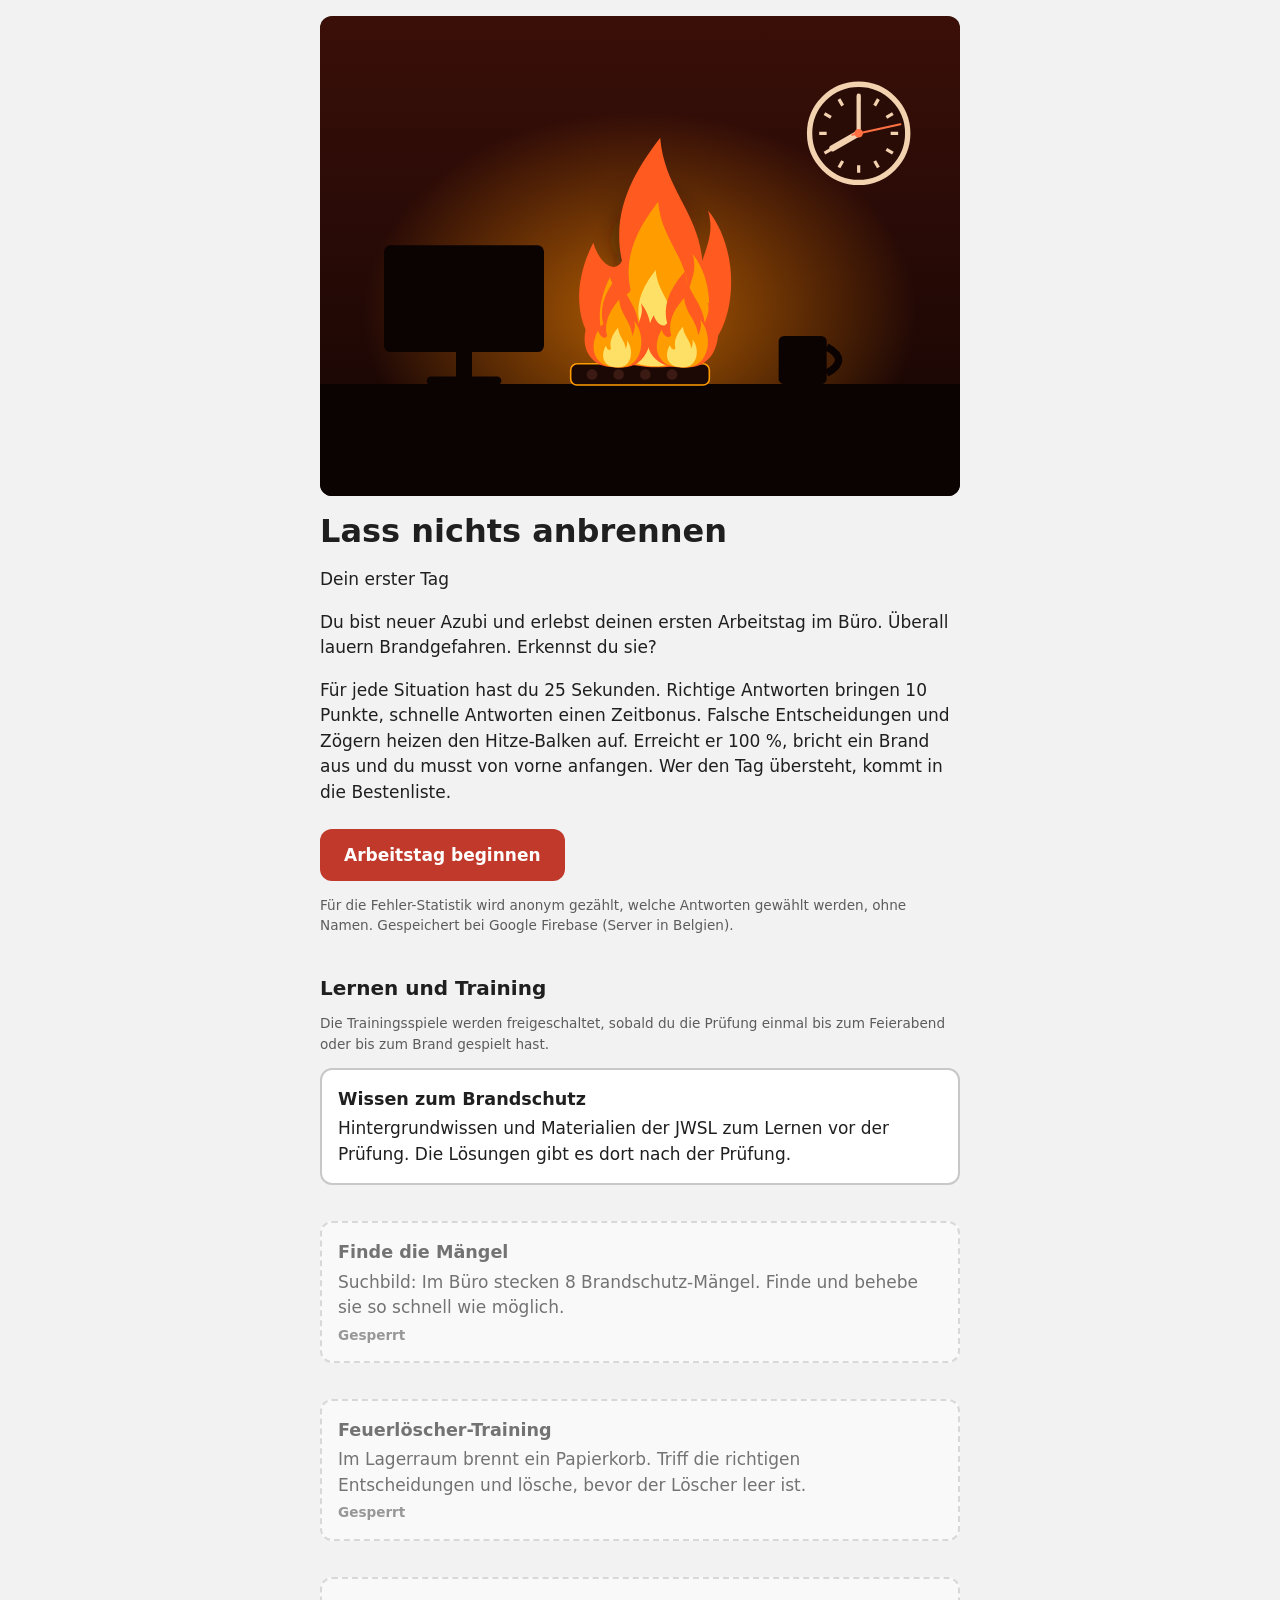
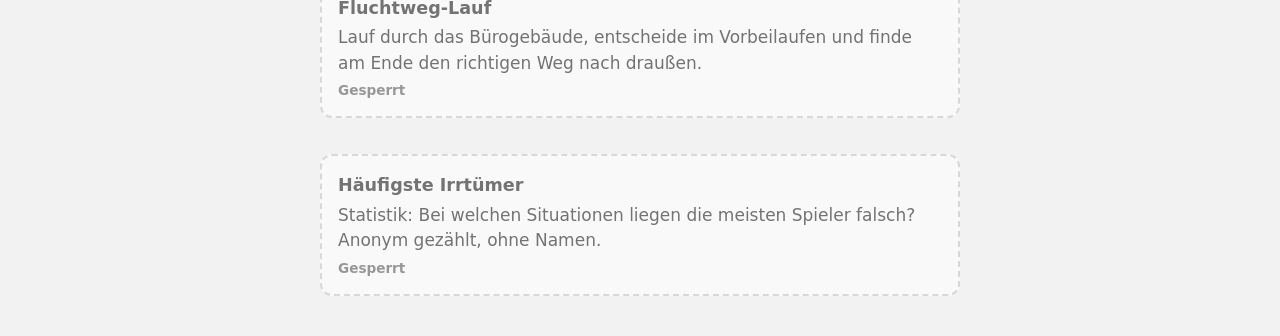
<file: index.html>
<!DOCTYPE html>
<html lang="de">
<head>
  <meta charset="utf-8">
  <!-- Sorgt dafür, dass die Seite auf dem Handy nicht winzig dargestellt wird -->
  <meta name="viewport" content="width=device-width, initial-scale=1">
  <title>Lass nichts anbrennen</title>
  <!-- Kein Symbol im Browser-Tab: verhindert eine Fehlermeldung, weil keins da ist -->
  <link rel="icon" href="data:,">
  <link rel="stylesheet" href="style.css">
</head>
<body>

  <!-- =================================================================
       STATUSLEISTE: Punkte und Hitze-Balken, nur während des Spiels
       ================================================================= -->
  <header id="statusleiste" class="statusleiste" hidden>
    <div class="statusleiste-innen">
      <div class="punkte">Punkte <strong id="punkte-anzeige">0</strong></div>
      <div class="hitze">
        <span>Hitze</span>
        <!-- Der Balken ist grau. Darüber liegt ein Farbverlauf von Gelb nach Rot,
             von dem nur so viel zu sehen ist, wie es heiß ist. -->
        <div id="hitze-balken" class="hitze-balken" role="progressbar"
             aria-label="Hitze" aria-valuemin="0" aria-valuemax="100" aria-valuenow="0">
          <div id="hitze-fuellung" class="hitze-fuellung"></div>
        </div>
        <strong id="hitze-anzeige" class="hitze-zahl">0 %</strong>
      </div>
      <!-- Schaltet alle Töne an und aus -->
      <button id="ton-button" class="ton-button" type="button"></button>
    </div>
  </header>

  <main>

    <!-- Erscheint nur, wenn in szenen.js ein Tippfehler ist -->
    <div id="fehler" class="fehler" role="alert" hidden></div>

    <!-- Es ist immer nur einer der folgenden vier Bildschirme sichtbar.
         spiel.js schaltet zwischen ihnen um. Die Texte kommen aus szenen.js. -->

    <!-- ===== 1. STARTBILDSCHIRM ===== -->
    <section id="start" class="bildschirm" hidden>
      <figure id="start-foto" class="foto">
        <img alt="">
        <span class="platzhalter-text"></span>
      </figure>
      <h1 id="start-titel" tabindex="-1"></h1>
      <p id="start-untertitel" class="untertitel"></p>
      <p id="start-einleitung"></p>
      <p id="start-anleitung"></p>
      <button id="start-button" class="haupt-button" type="button"></button>
      <p id="start-statistik-hinweis" class="bestenliste-hinweis"></p>

      <!-- Hauptmenü: Trainingsspiele und Info-Seite (spiel.js → zeigeMenue) -->
      <div class="menue">
        <h2 id="menue-ueberschrift"></h2>
        <p id="menue-hinweis" class="bestenliste-hinweis"></p>
        <div id="menue-liste" class="menue-liste"></div>
      </div>
    </section>

    <!-- ===== 2. SZENE: Foto, Situation, Antwort-Buttons ===== -->
    <section id="szene" class="bildschirm" hidden>
      <figure id="szene-foto" class="foto">
        <img alt="">
        <span class="platzhalter-text"></span>
      </figure>
      <div class="szene-text">
        <p id="szene-zeit" class="kleingedruckt"></p>
        <h2 id="szene-titel" tabindex="-1"></h2>
        <p id="szene-situation"></p>
        <!-- Countdown: der Balken schrumpft, bis die Zeit abgelaufen ist -->
        <div id="zeit" class="zeit" role="timer">
          <div class="zeit-balken"><div id="zeit-fuellung" class="zeit-fuellung"></div></div>
          <span id="zeit-anzeige" class="zeit-zahl"></span>
        </div>
        <div id="antworten" class="antworten"></div>
      </div>
    </section>

    <!-- ===== 3. FEEDBACK nach jeder Antwort =====
         Bei 100 % Hitze wird daraus der Bildschirm „Brand bricht aus!“ -->
    <section id="feedback" class="bildschirm" hidden>
      <div class="flammen" aria-hidden="true"></div>
      <h2 id="feedback-ueberschrift" tabindex="-1"></h2>
      <p id="feedback-brandtitel" class="brandtitel"></p>
      <p id="feedback-brandtext" class="brandtext"></p>
      <p id="feedback-reaktion" class="reaktion"></p>
      <p id="feedback-ergebnis" class="ergebnis"></p>
      <div id="feedback-richtig" class="kasten">
        <h3 id="text-richtig-waere"></h3>
        <p id="feedback-richtige-antwort"></p>
      </div>
      <div class="kasten">
        <h3 id="text-warum"></h3>
        <p id="feedback-erklaerung"></p>
      </div>
      <button id="feedback-weiter" class="haupt-button" type="button"></button>
      <!-- nur nach einem Brand sichtbar -->
      <a id="feedback-info-link" class="info-link" href="info.html#spiel"></a>
      <button id="feedback-menue-button" class="link-button" type="button" hidden></button>
    </section>

    <!-- ===== 4. ENDBILDSCHIRM ===== -->
    <section id="ende" class="bildschirm" hidden>
      <h2 id="ende-ueberschrift" tabindex="-1"></h2>
      <p id="ende-punkte" class="ende-punkte"></p>
      <p id="ende-titel" class="ende-titel"></p>

      <!-- Bestenliste: Name eintragen und Top 10 anzeigen (bestenliste.js) -->
      <div class="bestenliste-bereich">
        <form id="eintragen-form" class="eintragen">
          <label id="name-frage" for="name-feld"></label>
          <div class="eintragen-zeile">
            <input id="name-feld" type="text" maxlength="20" autocomplete="nickname" required>
            <button id="eintragen-button" type="submit"></button>
          </div>
          <p id="bestenliste-hinweis" class="bestenliste-hinweis"></p>
        </form>
        <p id="eintragen-status" class="eintragen-status" role="status"></p>

        <h3 id="bestenliste-ueberschrift"></h3>
        <p id="bestenliste-meldung" class="bestenliste-hinweis"></p>
        <table id="bestenliste" class="bestenliste">
          <thead><tr><th>Platz</th><th>Name</th><th>Punkte</th><th>Zeit</th></tr></thead>
          <tbody id="bestenliste-zeilen"></tbody>
        </table>
      </div>

      <button id="nochmal-button" class="haupt-button" type="button"></button>
      <a id="ende-info-link" class="info-link" href="info.html#spiel"></a>
      <button id="menue-button" class="link-button" type="button"></button>
      <footer class="credits">
        <ul id="credits-liste"></ul>
      </footer>
    </section>

    <noscript>
      <p class="fehler">Dieses Spiel braucht JavaScript. Bitte im Browser aktivieren.</p>
    </noscript>
  </main>

  <!-- Feuer, das bei 100 % Hitze von unten über den ganzen Bildschirm zieht.
       Eine Wand aus Glut mit neun Flammen an der Oberkante, nur mit CSS gezeichnet. -->
  <div class="feuer" aria-hidden="true">
    <div class="feuer-wand">
      <span></span><span></span><span></span><span></span><span></span>
      <span></span><span></span><span></span><span></span>
    </div>
  </div>

  <!-- Reihenfolge ist wichtig:
       1. pruefung.js passt auf Tippfehler in szenen.js auf
       2. szenen.js enthält alle Texte und Einstellungen
       3. gemeinsam.js enthält Hilfsfunktionen für alle Seiten
       4. ton.js erzeugt die Töne (richtig, falsch, Feueralarm)
       5. bestenliste.js speichert und zeigt die Bestenliste
       6. statistik.js zählt anonym die Antworten (Fehler-Statistik)
       7. spiel.js startet das Spiel -->
  <script src="pruefung.js"></script>
  <script src="szenen.js"></script>
  <script src="gemeinsam.js"></script>
  <script src="ton.js"></script>
  <script src="bestenliste.js"></script>
  <script src="statistik.js"></script>
  <script src="spiel.js"></script>
</body>
</html>
</file>
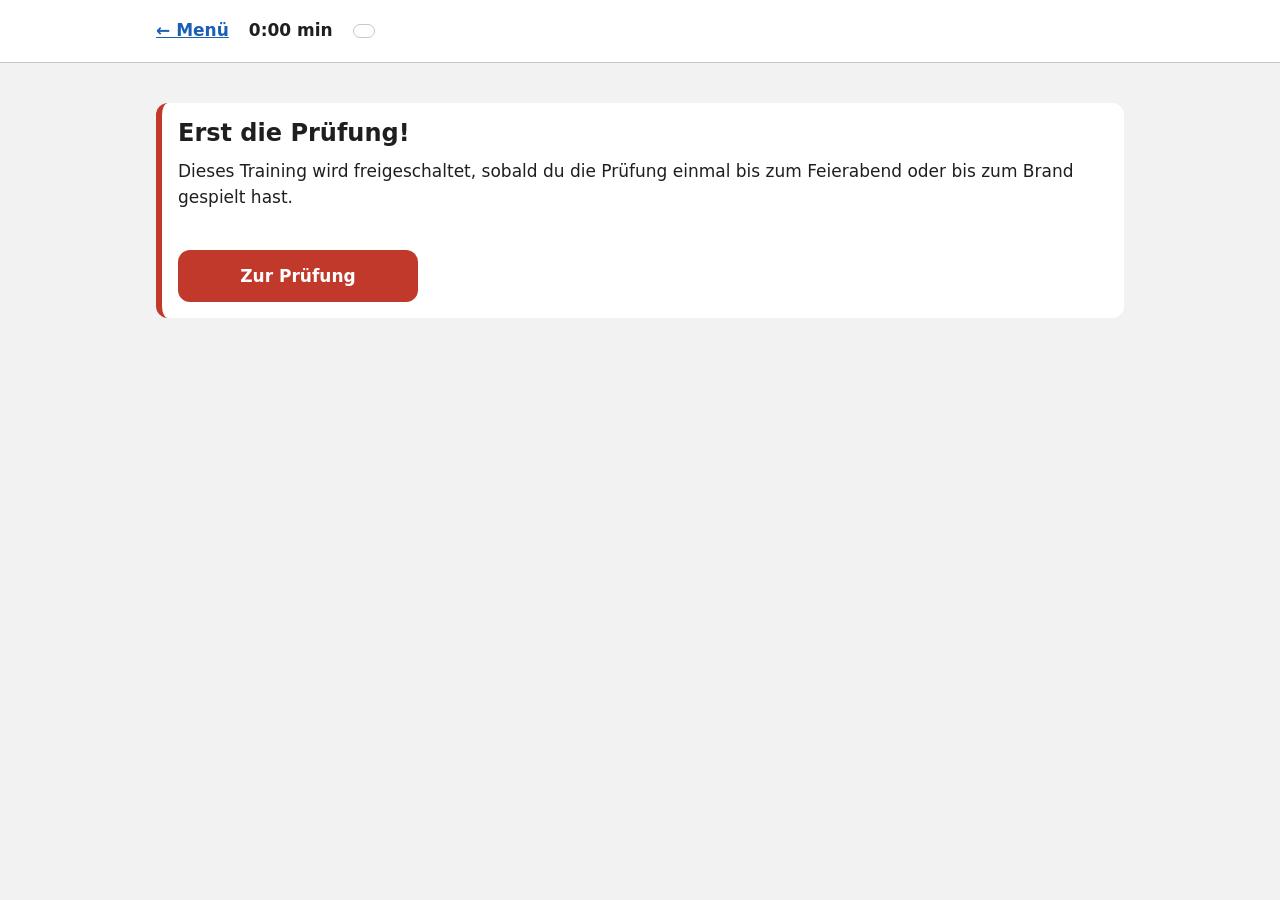
<file: feuerloescher.html>
<!DOCTYPE html>
<html lang="de">
<head>
  <meta charset="utf-8">
  <meta name="viewport" content="width=device-width, initial-scale=1">
  <title>Feuerlöscher-Training – Lass nichts anbrennen</title>
  <link rel="icon" href="data:,">
  <link rel="stylesheet" href="style.css">
</head>
<body class="loescher-seite">

  <header class="statusleiste">
    <div class="statusleiste-innen">
      <a class="zurueck-link" href="index.html">← Menü</a>
      <div><span id="text-zeit"></span> <strong id="zeit-gesamt" class="hitze-zahl">0:00 min</strong></div>
      <button id="ton-button" class="ton-button" type="button"></button>
    </div>
  </header>

  <main>
    <!-- Erscheint nur, wenn in szenen.js ein Tippfehler ist -->
    <div id="fehler" class="fehler" role="alert" hidden></div>

    <!-- Solange die Prüfung noch nicht gespielt wurde -->
    <div id="gesperrt" class="kasten gesperrt" hidden>
      <h2>Erst die Prüfung!</h2>
      <p>Dieses Training wird freigeschaltet, sobald du die Prüfung einmal bis zum Feierabend oder bis zum Brand gespielt hast.</p>
      <a class="haupt-button" href="index.html">Zur Prüfung</a>
    </div>

    <!-- ===== START ===== -->
    <section id="fl-start" class="bildschirm" hidden>
      <h1 id="fl-titel" tabindex="-1"></h1>
      <p id="fl-anleitung"></p>
      <p id="fl-rekord" class="ende-punkte"></p>
      <button id="fl-start-button" class="haupt-button" type="button"></button>
    </section>

    <!-- ===== SCHRITT 1: Was zuerst? ===== -->
    <section id="fl-schritt1" class="bildschirm" hidden>
      <p class="kleingedruckt">Schritt 1 von 3</p>
      <h2 id="fl-frage1" tabindex="-1"></h2>
      <div id="fl-antworten1" class="antworten"></div>
      <div id="fl-rueckmeldung1" class="kasten fl-rueckmeldung" hidden>
        <p id="fl-rueckmeldung1-text"></p>
      </div>
      <button id="fl-weiter1" class="haupt-button" type="button" hidden>Weiter</button>
    </section>

    <!-- ===== SCHRITT 2: Wo hinstellen? (Grundriss von oben) ===== -->
    <section id="fl-schritt2" class="bildschirm" hidden>
      <p class="kleingedruckt">Schritt 2 von 3</p>
      <h2 id="fl-frage2" tabindex="-1"></h2>
      <!-- Grundriss, selbst gezeichnet. Welcher Buchstabe wo steht, mischt feuerloescher.js -->
      <svg class="fl-grundriss" viewBox="0 0 600 340" role="img" aria-label="Grundriss: Tür links, Brand in der Mitte, Platz zwischen Tür und Brand und Platz hinter dem Brand">
        <rect x="40" y="30" width="520" height="280" fill="#f4f1ea" stroke="#555" stroke-width="8"/>
        <rect x="30" y="130" width="22" height="80" fill="#1b8a3a"/>
        <path d="M24 170 H4 M14 160 L2 170 L14 180" stroke="#1b8a3a" stroke-width="5" fill="none" stroke-linecap="round" stroke-linejoin="round"/>
        <text x="62" y="122" font-size="17" font-weight="700" fill="#1b8a3a">Tür (Fluchtweg)</text>
        <circle cx="340" cy="170" r="44" fill="#ffccbc"/>
        <g transform="translate(340,196) scale(0.32)">
          <use href="#fl-flamme-plan" fill="#ff5a1f"/>
          <use href="#fl-flamme-plan" fill="#ffb300" transform="translate(4,0) scale(.6)"/>
        </g>
        <text x="340" y="236" font-size="17" font-weight="700" fill="#c62828" text-anchor="middle">Brand</text>
        <!-- Platz an der Tür: Fluchtweg im Rücken -->
        <g class="fl-platz">
          <circle cx="190" cy="170" r="28" fill="#1a5fb4"/>
          <text id="platz-tuer" x="190" y="180" font-size="28" font-weight="800" fill="#fff" text-anchor="middle"></text>
          <path d="M222 170 H282 M270 160 L284 170 L270 180" stroke="#1a5fb4" stroke-width="5" fill="none" stroke-linecap="round" stroke-linejoin="round"/>
        </g>
        <!-- Platz hinter dem Brand: Feuer zwischen Person und Tür -->
        <g class="fl-platz">
          <circle cx="490" cy="170" r="28" fill="#1a5fb4"/>
          <text id="platz-hinten" x="490" y="180" font-size="28" font-weight="800" fill="#fff" text-anchor="middle"></text>
          <path d="M458 170 H398 M410 160 L396 170 L410 180" stroke="#1a5fb4" stroke-width="5" fill="none" stroke-linecap="round" stroke-linejoin="round"/>
        </g>
        <defs>
          <path id="fl-flamme-plan" d="M0,0 C-58,-4 -80,-62 -48,-122 C-40,-98 -24,-92 -18,-104 C-30,-156 -2,-196 22,-226 C26,-176 62,-152 66,-104 C72,-122 78,-134 72,-154 C108,-112 104,-30 58,-6 C42,2 16,3 0,0 Z"/>
        </defs>
      </svg>
      <div class="fl-platz-knoepfe">
        <button id="platz-a" class="antwort" type="button"></button>
        <button id="platz-b" class="antwort" type="button"></button>
      </div>
      <div id="fl-rueckmeldung2" class="kasten fl-rueckmeldung" hidden>
        <p id="fl-rueckmeldung2-text"></p>
      </div>
      <button id="fl-weiter2" class="haupt-button" type="button" hidden>Weiter</button>
    </section>

    <!-- ===== SCHRITT 3: Löschen ===== -->
    <section id="fl-schritt3" class="bildschirm fl-loeschen" hidden>
      <p class="kleingedruckt">Schritt 3 von 3</p>
      <h2 id="fl-titel3" class="sr-nur" tabindex="-1">Löschen</h2>
      <p id="fl-anleitung3" class="bestenliste-hinweis"></p>

      <!-- Feuer und Löschmittel als Balken -->
      <div class="fl-balken-zeile">
        <span id="text-feuer"></span>
        <div class="fl-balken"><div id="feuer-fuellung" class="fl-fuellung fl-feuer"></div></div>
      </div>
      <div class="fl-balken-zeile">
        <span id="text-mittel"></span>
        <div class="fl-balken"><div id="mittel-fuellung" class="fl-fuellung fl-mittel"></div></div>
      </div>

      <!-- Der Raum aus Sicht der Person mit dem Feuerlöscher. Selbst gezeichnet. -->
      <svg id="raum" class="fl-raum" viewBox="0 0 1000 750" tabindex="0"
           aria-label="Raum mit brennendem Papierkorb. Halte gedrückt oder die Leertaste, um zu sprühen.">
        <defs>
          <path id="fl-flamme" d="M0,0 C-58,-4 -80,-62 -48,-122 C-40,-98 -24,-92 -18,-104 C-30,-156 -2,-196 22,-226 C26,-176 62,-152 66,-104 C72,-122 78,-134 72,-154 C108,-112 104,-30 58,-6 C42,2 16,3 0,0 Z"/>
          <radialGradient id="fl-glut-verlauf"><stop offset="0" stop-color="#ffb300" stop-opacity="0.8"/><stop offset="1" stop-color="#ff6d00" stop-opacity="0"/></radialGradient>
          <filter id="fl-weich" x="-50%" y="-50%" width="200%" height="200%"><feGaussianBlur stdDeviation="16"/></filter>
        </defs>
        <rect width="1000" height="750" fill="#e7e3da"/>
        <rect y="600" width="1000" height="150" fill="#8f8a80"/>
        <rect y="590" width="1000" height="12" fill="#bdb7ac"/>
        <!-- Regal mit Kartons -->
        <g stroke="#8b6b4a" stroke-width="10"><line x1="60" y1="160" x2="60" y2="600"/><line x1="280" y1="160" x2="280" y2="600"/>
          <line x1="60" y1="300" x2="280" y2="300"/><line x1="60" y1="450" x2="280" y2="450"/></g>
        <rect x="80" y="220" width="80" height="78" fill="#c79a63"/><rect x="170" y="240" width="90" height="58" fill="#b88a55"/>
        <rect x="90" y="370" width="150" height="78" fill="#c79a63"/><rect x="80" y="520" width="110" height="78" fill="#b88a55"/>
        <!-- Fenster rechts -->
        <rect x="720" y="120" width="200" height="170" fill="#cfe3f3" stroke="#fff" stroke-width="10"/>
        <line x1="820" y1="120" x2="820" y2="290" stroke="#fff" stroke-width="8"/>
        <!-- Rauch, Glühen, Flammen (Größe steuert feuerloescher.js) -->
        <g id="fl-rauch" class="fl-rauch" filter="url(#fl-weich)" fill="#6b6f75">
          <ellipse class="fl-wolke w0" cx="490" cy="330" rx="60" ry="45"/>
          <ellipse class="fl-wolke w1" cx="520" cy="300" rx="70" ry="50"/>
          <ellipse class="fl-wolke w2" cx="480" cy="270" rx="60" ry="45"/>
        </g>
        <ellipse id="fl-leuchten" cx="500" cy="500" rx="260" ry="220" fill="url(#fl-glut-verlauf)"/>
        <g id="fl-flammen" transform="translate(500,566) scale(1)">
          <g class="fl-flackern"><use href="#fl-flamme" fill="#ff5a1f" transform="scale(1.1)"/><use href="#fl-flamme" fill="#ff9d00" transform="translate(5,0) scale(.8)"/><use href="#fl-flamme" fill="#ffe066" transform="translate(9,0) scale(.45)"/></g>
          <g transform="translate(-60,4)"><g class="fl-flackern f2"><use href="#fl-flamme" fill="#ff5a1f" transform="scale(.6)"/><use href="#fl-flamme" fill="#ffb300" transform="translate(3,0) scale(.38)"/></g></g>
          <g transform="translate(58,4)"><g class="fl-flackern f3"><use href="#fl-flamme" fill="#ff5a1f" transform="scale(.65)"/><use href="#fl-flamme" fill="#ffb300" transform="translate(3,0) scale(.4)"/></g></g>
        </g>
        <!-- Papierkorb mit Glut -->
        <ellipse id="fl-glut" cx="500" cy="566" rx="78" ry="16" fill="#ff6d00"/>
        <polygon points="420,566 580,566 562,668 438,668" fill="#4b5158"/>
        <ellipse cx="500" cy="566" rx="80" ry="12" fill="none" stroke="#3a3f45" stroke-width="5"/>
        <!-- Pulverwolke, Sprühnebel und Zielkreuz (setzt feuerloescher.js) -->
        <circle id="fl-pulverwolke" cx="500" cy="500" r="150" fill="#f5f5f5" opacity="0" filter="url(#fl-weich)"/>
        <g id="fl-nebel"></g>
        <g id="fl-ziel" class="fl-ziel">
          <circle r="24" fill="none" stroke="#c62828" stroke-width="5"/>
          <path d="M-36 0 H-14 M14 0 H36 M0 -36 V-14 M0 14 V36" stroke="#c62828" stroke-width="5"/>
        </g>
        <!-- Feuerlöscher in der eigenen Hand (unten rechts) -->
        <path d="M940 760 C900 720 860 700 822 690" stroke="#222" stroke-width="16" fill="none" stroke-linecap="round"/>
        <rect x="800" y="676" width="34" height="26" rx="6" fill="#333" transform="rotate(-15 817 689)"/>
        <rect x="900" y="640" width="130" height="150" rx="36" fill="#d32f2f"/>
        <rect x="940" y="610" width="40" height="40" fill="#333"/>
      </svg>
      <p id="fl-tipp" class="fl-tipp" aria-live="polite"></p>
    </section>

    <!-- ===== ERGEBNIS ===== -->
    <section id="fl-ende" class="bildschirm" hidden>
      <h2 id="fl-ende-titel" tabindex="-1"></h2>
      <p id="fl-ende-zeit" class="ende-titel"></p>
      <p id="fl-ende-rekord" class="ende-punkte"></p>
      <p id="fl-ende-text"></p>
      <ul id="fl-ende-tipps"></ul>
      <button id="fl-nochmal" class="haupt-button" type="button"></button>
      <a class="info-link" href="index.html">← Zum Hauptmenü</a>
    </section>
  </main>

  <script src="pruefung.js"></script>
  <script src="szenen.js"></script>
  <script src="gemeinsam.js"></script>
  <script src="ton.js"></script>
  <script src="feuerloescher.js"></script>
</body>
</html>
</file>
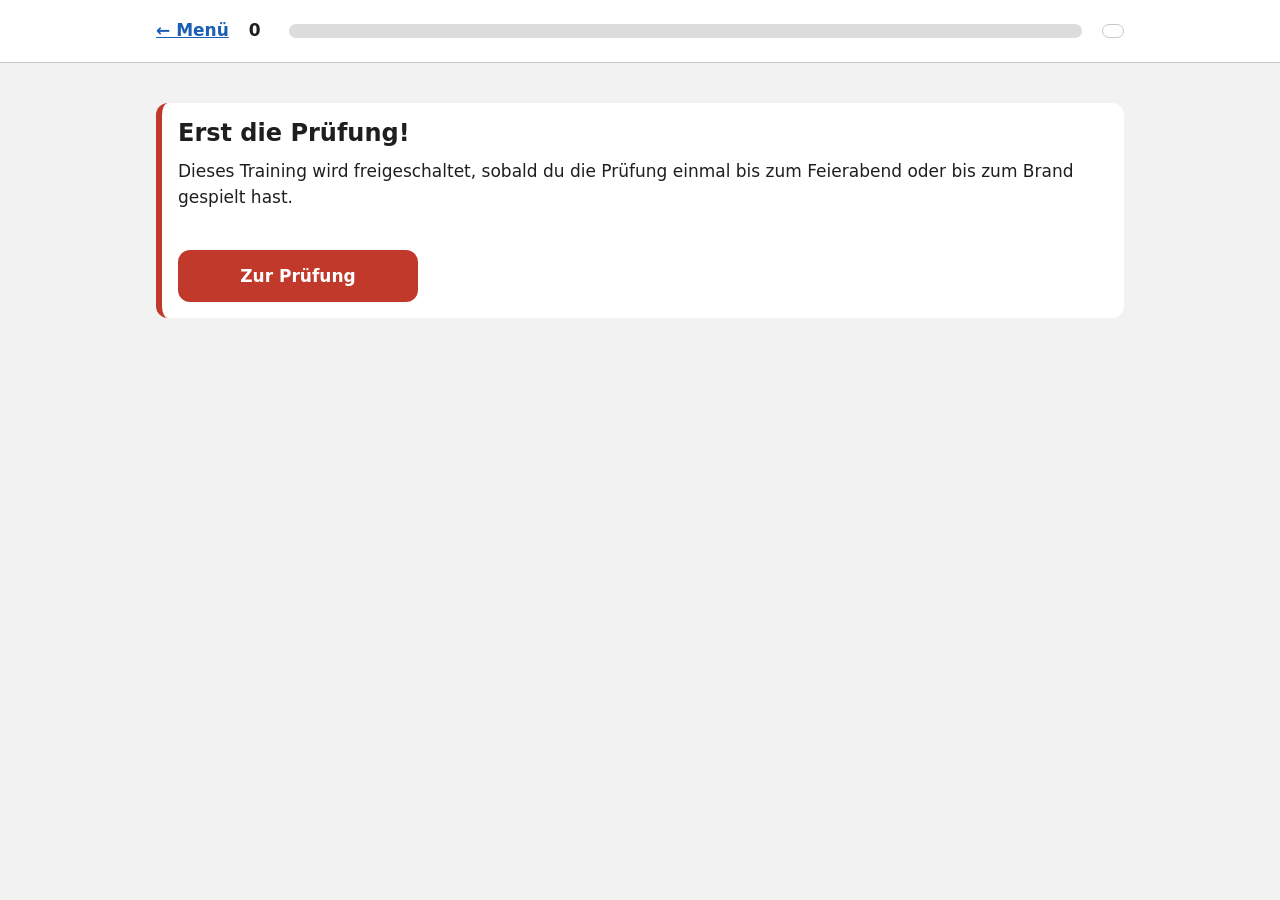
<file: fluchtweg.html>
<!DOCTYPE html>
<html lang="de">
<head>
  <meta charset="utf-8">
  <meta name="viewport" content="width=device-width, initial-scale=1">
  <title>Fluchtweg-Lauf – Lass nichts anbrennen</title>
  <link rel="icon" href="data:,">
  <link rel="stylesheet" href="style.css">
</head>
<body class="lauf-seite">

  <!-- Statusleiste: Zurück, Punkte, Hitze, Ton -->
  <header class="statusleiste">
    <div class="statusleiste-innen">
      <a class="zurueck-link" href="index.html">← Menü</a>
      <div><span id="text-punkte"></span> <strong id="punkte-anzeige">0</strong></div>
      <div class="hitze">
        <span id="text-hitze"></span>
        <div class="hitze-balken" role="progressbar" aria-label="Hitze" aria-valuemin="0" aria-valuemax="100">
          <div id="hitze-fuellung" class="hitze-fuellung"></div>
        </div>
      </div>
      <button id="ton-button" class="ton-button" type="button"></button>
    </div>
  </header>

  <main>
    <!-- Erscheint nur, wenn in szenen.js ein Tippfehler ist -->
    <div id="fehler" class="fehler" role="alert" hidden></div>

    <!-- Solange die Prüfung noch nicht gespielt wurde -->
    <div id="gesperrt" class="kasten gesperrt" hidden>
      <h2>Erst die Prüfung!</h2>
      <p>Dieses Training wird freigeschaltet, sobald du die Prüfung einmal bis zum Feierabend oder bis zum Brand gespielt hast.</p>
      <a class="haupt-button" href="index.html">Zur Prüfung</a>
    </div>

    <!-- ===== START ===== -->
    <section id="lauf-start" class="bildschirm" hidden>
      <h1 id="lauf-titel" tabindex="-1"></h1>
      <p id="lauf-anleitung"></p>
      <p id="lauf-steuerung" class="bestenliste-hinweis"></p>
      <p id="lauf-rekord" class="ende-punkte"></p>
      <button id="lauf-start-button" class="haupt-button" type="button"></button>
    </section>

    <!-- ===== LAUFEN ===== -->
    <section id="lauf-spiel" class="bildschirm lauf-spiel" hidden>
      <h2 class="sr-nur" tabindex="-1">Fluchtweg-Lauf</h2>

      <!-- Was kommt auf welcher Bahn? (gut lesbar, auch auf dem Handy) -->
      <div class="lauf-vorschau" aria-label="Als Nächstes auf den Bahnen links, Mitte und rechts">
        <div id="vorschau-0" class="vorschau-bahn"></div>
        <div id="vorschau-1" class="vorschau-bahn"></div>
        <div id="vorschau-2" class="vorschau-bahn"></div>
      </div>

      <!-- Das Spielfeld: wird von fluchtweg.js gezeichnet (Canvas = Zeichenfläche) -->
      <canvas id="lauf-feld" class="lauf-feld" width="800" height="600" tabindex="0"
              aria-label="Büroflur mit drei Bahnen. Pfeiltasten links und rechts wechseln die Bahn, Leertaste behebt."></canvas>

      <p id="lauf-meldung" class="lauf-meldung" aria-live="assertive"></p>

      <!-- Knöpfe für Handy und für alle, die nicht wischen wollen -->
      <div class="lauf-knoepfe">
        <button id="knopf-links" class="antwort" type="button"></button>
        <button id="knopf-beheben" class="haupt-button" type="button"></button>
        <button id="knopf-rechts" class="antwort" type="button"></button>
      </div>
    </section>

    <!-- ===== ERGEBNIS ===== -->
    <section id="lauf-ende" class="bildschirm" hidden>
      <h2 id="lauf-ende-titel" tabindex="-1"></h2>
      <p id="lauf-ende-text"></p>
      <p id="lauf-ende-punkte" class="ende-titel"></p>
      <p id="lauf-ende-statistik" class="ende-punkte"></p>
      <p id="lauf-ende-rekord" class="ende-punkte"></p>
      <div id="lauf-merken" class="kasten" hidden>
        <h3 id="lauf-merken-titel"></h3>
        <ul id="lauf-merken-liste"></ul>
      </div>
      <button id="lauf-nochmal" class="haupt-button" type="button"></button>
      <a class="info-link" href="index.html">← Zum Hauptmenü</a>
    </section>
  </main>

  <script src="pruefung.js"></script>
  <script src="szenen.js"></script>
  <script src="gemeinsam.js"></script>
  <script src="ton.js"></script>
  <script src="fluchtweg-bilder.js"></script>
  <script src="fluchtweg.js"></script>
</body>
</html>
</file>
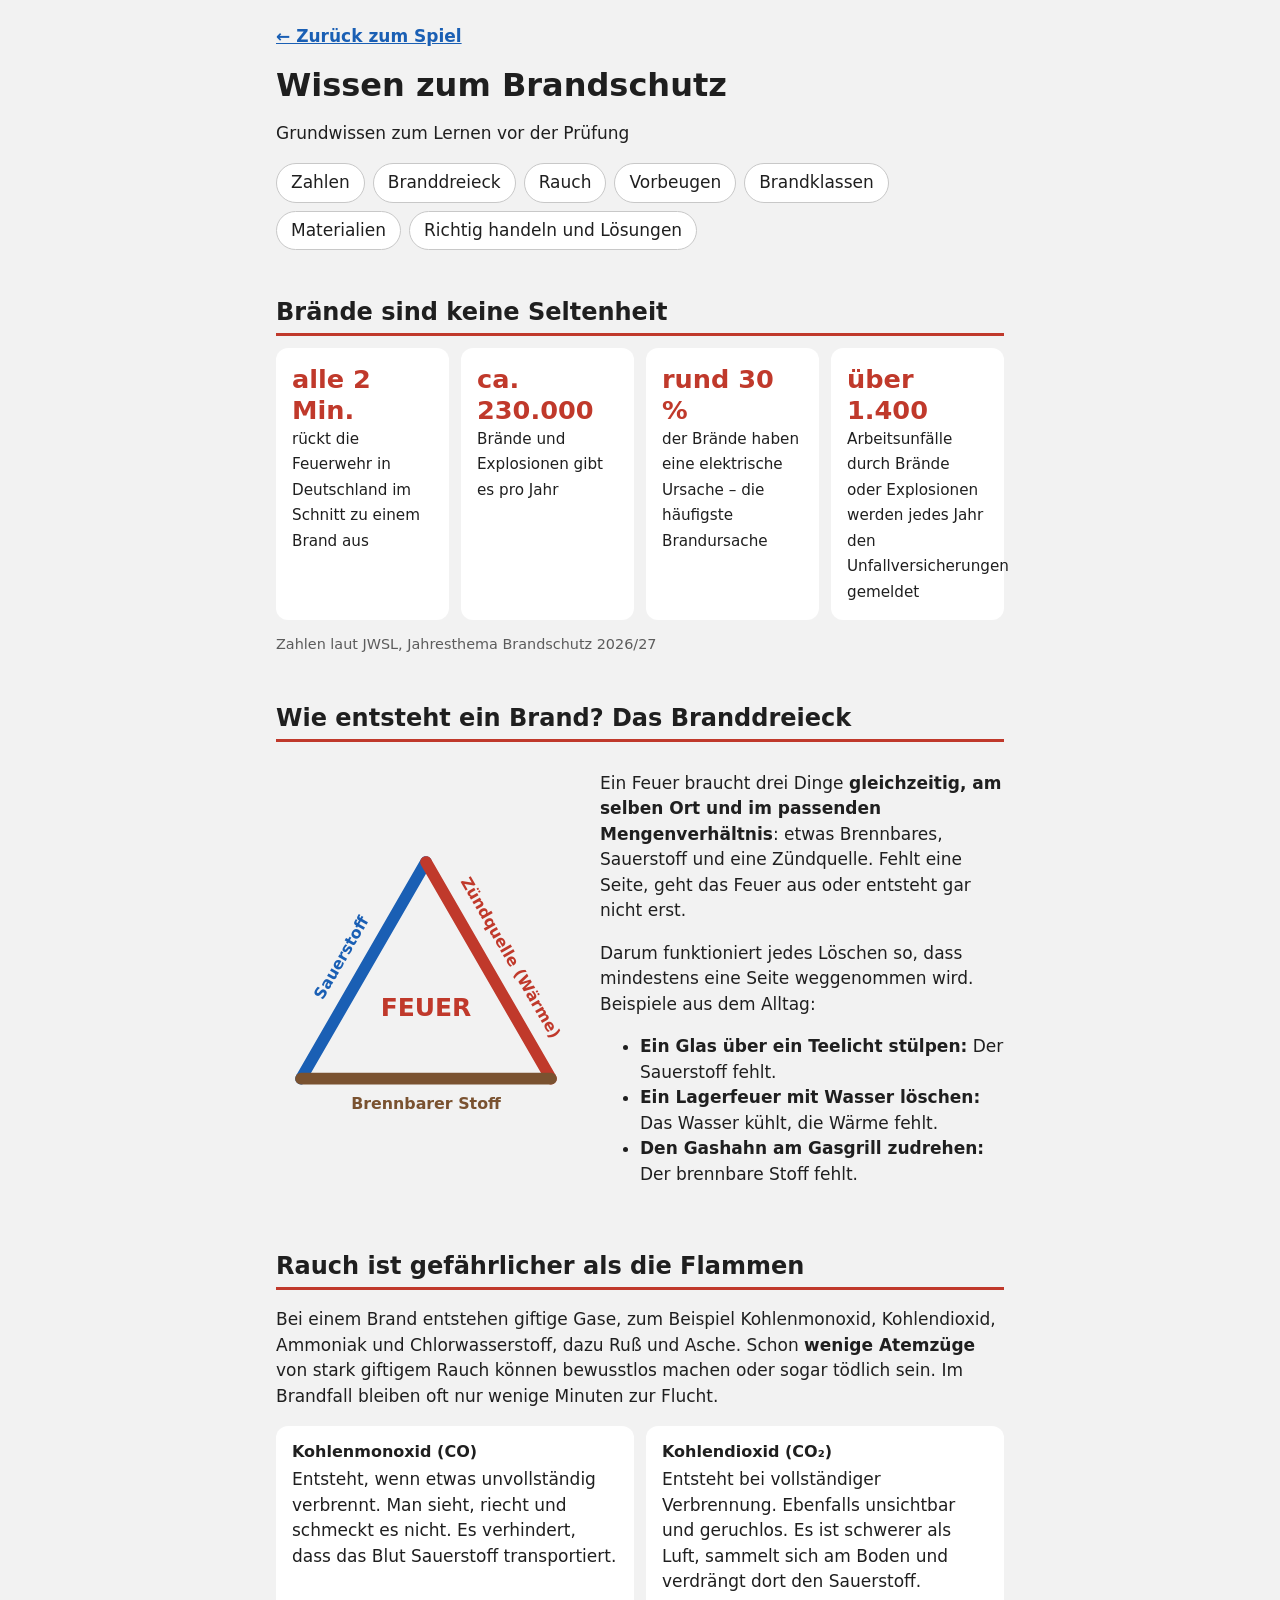
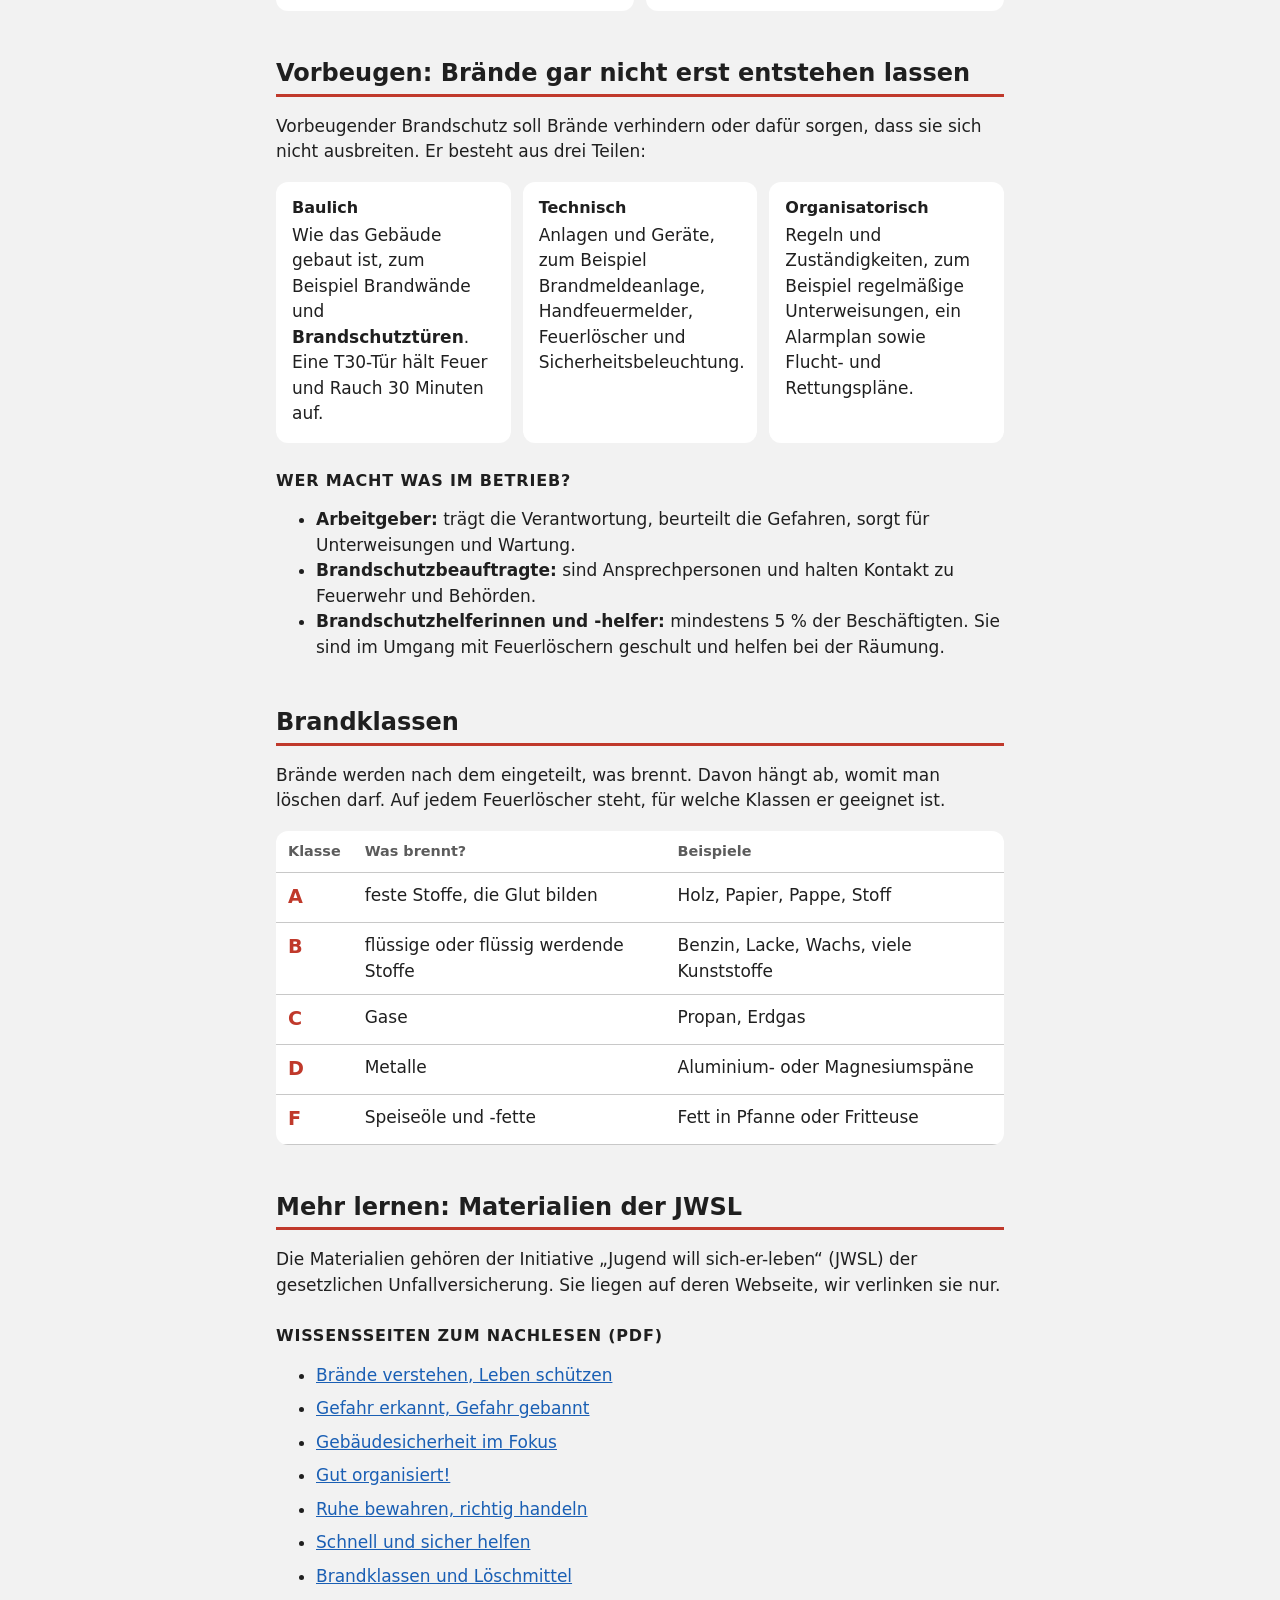
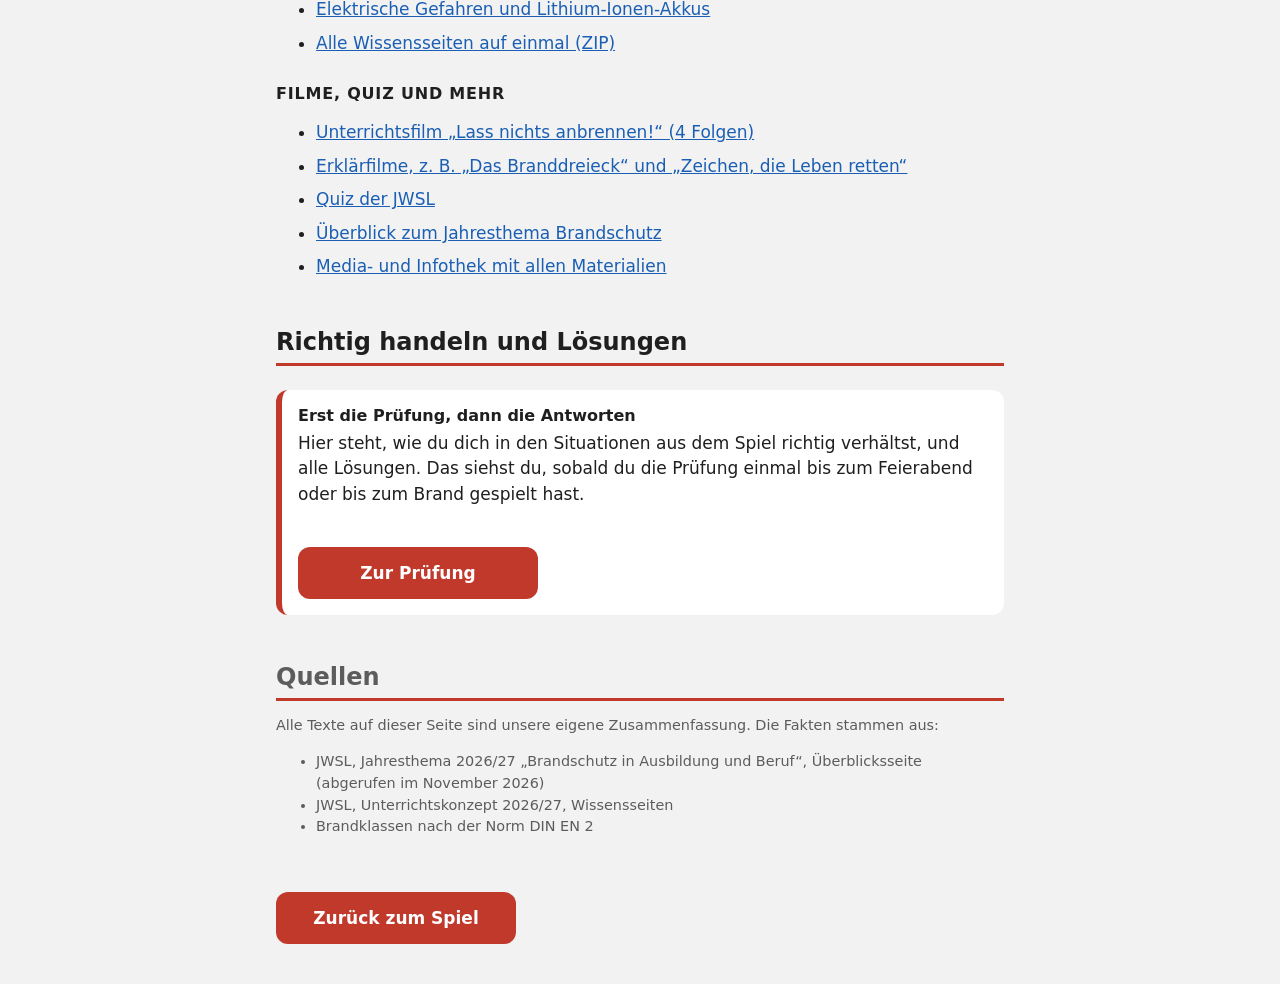
<file: info.html>
<!DOCTYPE html>
<html lang="de">
<head>
  <meta charset="utf-8">
  <meta name="viewport" content="width=device-width, initial-scale=1">
  <title>Wissen zum Brandschutz – Lass nichts anbrennen</title>
  <link rel="icon" href="data:,">
  <link rel="stylesheet" href="style.css">
</head>
<body class="info-seite">

  <!-- =================================================================
       INFO-SEITE: Wissen zum Brandschutz
       Die Texte könnt ihr direkt hier ändern: Text steht zwischen
       <p> und </p>, Listenpunkte zwischen <li> und </li>.

       Die Seite hat zwei Teile:
       1. GRUNDWISSEN – immer frei. Hier darf nichts stehen, was eine
          Antwort aus der Prüfung verrät.
       2. RICHTIG HANDELN UND LÖSUNGEN – erst nach der Prüfung
          (info.js schaltet frei).
       ================================================================= -->

  <main>
    <a class="zurueck-link" href="index.html">← Zurück zum Spiel</a>

    <h1 tabindex="-1">Wissen zum Brandschutz</h1>
    <p class="untertitel">Grundwissen zum Lernen vor der Prüfung</p>

    <!-- Inhaltsverzeichnis: springt zu den Abschnitten weiter unten -->
    <nav class="inhalt" aria-label="Inhalt">
      <a href="#zahlen">Zahlen</a>
      <a href="#branddreieck">Branddreieck</a>
      <a href="#rauch">Rauch</a>
      <a href="#vorbeugen">Vorbeugen</a>
      <a href="#brandklassen">Brandklassen</a>
      <a href="#materialien">Materialien</a>
      <a href="#nach-der-pruefung">Richtig handeln und Lösungen</a>
    </nav>


    <!-- =================================================================
         TEIL 1: GRUNDWISSEN (immer frei)
         ================================================================= -->

    <!-- ===== ZAHLEN ===== -->
    <section id="zahlen" class="info-abschnitt">
      <h2>Brände sind keine Seltenheit</h2>
      <div class="zahlen">
        <div class="zahl-kachel">
          <strong>alle 2 Min.</strong>
          <span>rückt die Feuerwehr in Deutschland im Schnitt zu einem Brand aus</span>
        </div>
        <div class="zahl-kachel">
          <strong>ca. 230.000</strong>
          <span>Brände und Explosionen gibt es pro Jahr</span>
        </div>
        <div class="zahl-kachel">
          <strong>rund 30 %</strong>
          <span>der Brände haben eine elektrische Ursache – die häufigste Brandursache</span>
        </div>
        <div class="zahl-kachel">
          <strong>über 1.400</strong>
          <span>Arbeitsunfälle durch Brände oder Explosionen werden jedes Jahr den Unfallversicherungen gemeldet</span>
        </div>
      </div>
      <p class="quelle">Zahlen laut JWSL, Jahresthema Brandschutz 2026/27</p>
    </section>


    <!-- ===== BRANDDREIECK ===== -->
    <section id="branddreieck" class="info-abschnitt">
      <h2>Wie entsteht ein Brand? Das Branddreieck</h2>
      <div class="zwei-spalten">
        <!-- Selbst gezeichnet mit SVG (Vektorgrafik als Code) – keine fremde Grafik -->
        <svg class="dreieck" viewBox="0 0 360 340" role="img" aria-labelledby="dreieck-titel">
          <title id="dreieck-titel">Branddreieck: Brennbarer Stoff, Sauerstoff und Zündquelle ergeben zusammen Feuer</title>
          <line class="seite-sauerstoff"  x1="30"  y1="290" x2="180" y2="30"  />
          <line class="seite-zuendquelle" x1="180" y1="30"  x2="330" y2="290" />
          <line class="seite-stoff"       x1="330" y1="290" x2="30"  y2="290" />
          <text class="text-sauerstoff"  x="84"  y="148" transform="rotate(-60 84 148)">Sauerstoff</text>
          <text class="text-zuendquelle" x="276" y="148" transform="rotate(60 276 148)">Zündquelle (Wärme)</text>
          <text class="text-stoff"       x="180" y="326">Brennbarer Stoff</text>
          <text class="text-feuer"       x="180" y="215">FEUER</text>
        </svg>
        <div>
          <p>Ein Feuer braucht drei Dinge <strong>gleichzeitig, am selben Ort und im passenden Mengenverhältnis</strong>: etwas Brennbares, Sauerstoff und eine Zündquelle. Fehlt eine Seite, geht das Feuer aus oder entsteht gar nicht erst.</p>
          <p>Darum funktioniert jedes Löschen so, dass mindestens eine Seite weggenommen wird. Beispiele aus dem Alltag:</p>
          <ul>
            <li><strong>Ein Glas über ein Teelicht stülpen:</strong> Der Sauerstoff fehlt.</li>
            <li><strong>Ein Lagerfeuer mit Wasser löschen:</strong> Das Wasser kühlt, die Wärme fehlt.</li>
            <li><strong>Den Gashahn am Gasgrill zudrehen:</strong> Der brennbare Stoff fehlt.</li>
          </ul>
        </div>
      </div>
    </section>


    <!-- ===== RAUCH ===== -->
    <section id="rauch" class="info-abschnitt">
      <h2>Rauch ist gefährlicher als die Flammen</h2>
      <p>Bei einem Brand entstehen giftige Gase, zum Beispiel Kohlenmonoxid, Kohlendioxid, Ammoniak und Chlorwasserstoff, dazu Ruß und Asche. Schon <strong>wenige Atemzüge</strong> von stark giftigem Rauch können bewusstlos machen oder sogar tödlich sein. Im Brandfall bleiben oft nur wenige Minuten zur Flucht.</p>
      <div class="kaesten">
        <div class="kasten">
          <h3>Kohlenmonoxid (CO)</h3>
          <p>Entsteht, wenn etwas unvollständig verbrennt. Man sieht, riecht und schmeckt es nicht. Es verhindert, dass das Blut Sauerstoff transportiert.</p>
        </div>
        <div class="kasten">
          <h3>Kohlendioxid (CO₂)</h3>
          <p>Entsteht bei vollständiger Verbrennung. Ebenfalls unsichtbar und geruchlos. Es ist schwerer als Luft, sammelt sich am Boden und verdrängt dort den Sauerstoff.</p>
        </div>
      </div>
    </section>


    <!-- ===== VORBEUGEN ===== -->
    <section id="vorbeugen" class="info-abschnitt">
      <h2>Vorbeugen: Brände gar nicht erst entstehen lassen</h2>
      <p>Vorbeugender Brandschutz soll Brände verhindern oder dafür sorgen, dass sie sich nicht ausbreiten. Er besteht aus drei Teilen:</p>
      <div class="kaesten">
        <div class="kasten">
          <h3>Baulich</h3>
          <p>Wie das Gebäude gebaut ist, zum Beispiel Brandwände und <strong>Brandschutztüren</strong>. Eine T30-Tür hält Feuer und Rauch 30 Minuten auf.</p>
        </div>
        <div class="kasten">
          <h3>Technisch</h3>
          <p>Anlagen und Geräte, zum Beispiel Brandmeldeanlage, Handfeuermelder, Feuerlöscher und Sicherheitsbeleuchtung.</p>
        </div>
        <div class="kasten">
          <h3>Organisatorisch</h3>
          <p>Regeln und Zuständigkeiten, zum Beispiel regelmäßige Unterweisungen, ein Alarmplan sowie Flucht- und Rettungspläne.</p>
        </div>
      </div>

      <h3 class="zwischen-ueberschrift">Wer macht was im Betrieb?</h3>
      <ul>
        <li><strong>Arbeitgeber:</strong> trägt die Verantwortung, beurteilt die Gefahren, sorgt für Unterweisungen und Wartung.</li>
        <li><strong>Brandschutzbeauftragte:</strong> sind Ansprechpersonen und halten Kontakt zu Feuerwehr und Behörden.</li>
        <li><strong>Brandschutzhelferinnen und -helfer:</strong> mindestens 5 % der Beschäftigten. Sie sind im Umgang mit Feuerlöschern geschult und helfen bei der Räumung.</li>
      </ul>
    </section>


    <!-- ===== BRANDKLASSEN ===== -->
    <section id="brandklassen" class="info-abschnitt">
      <h2>Brandklassen</h2>
      <p>Brände werden nach dem eingeteilt, was brennt. Davon hängt ab, womit man löschen darf. Auf jedem Feuerlöscher steht, für welche Klassen er geeignet ist.</p>
      <div class="tabelle-rahmen">
        <table>
          <thead>
            <tr><th>Klasse</th><th>Was brennt?</th><th>Beispiele</th></tr>
          </thead>
          <tbody>
            <tr><td>A</td><td>feste Stoffe, die Glut bilden</td><td>Holz, Papier, Pappe, Stoff</td></tr>
            <tr><td>B</td><td>flüssige oder flüssig werdende Stoffe</td><td>Benzin, Lacke, Wachs, viele Kunststoffe</td></tr>
            <tr><td>C</td><td>Gase</td><td>Propan, Erdgas</td></tr>
            <tr><td>D</td><td>Metalle</td><td>Aluminium- oder Magnesiumspäne</td></tr>
            <tr><td>F</td><td>Speiseöle und -fette</td><td>Fett in Pfanne oder Fritteuse</td></tr>
          </tbody>
        </table>
      </div>
    </section>


    <!-- ===== MATERIALIEN (Links zur JWSL) ===== -->
    <section id="materialien" class="info-abschnitt">
      <h2>Mehr lernen: Materialien der JWSL</h2>
      <p>Die Materialien gehören der Initiative „Jugend will sich-er-leben“ (JWSL) der gesetzlichen Unfallversicherung. Sie liegen auf deren Webseite, wir verlinken sie nur.</p>

      <h3 class="zwischen-ueberschrift">Wissensseiten zum Nachlesen (PDF)</h3>
      <ul class="material-liste">
        <li><a href="https://www.jwsl.de/fileadmin/2026/fuer-lehrkraefte/media-infothek/wissensseiten/jwsl-2026-27-brandschutz-wissensseite1.pdf" target="_blank" rel="noopener">Brände verstehen, Leben schützen</a></li>
        <li><a href="https://www.jwsl.de/fileadmin/2026/fuer-lehrkraefte/media-infothek/wissensseiten/jwsl-2026-27-brandschutz-wissensseite3.pdf" target="_blank" rel="noopener">Gefahr erkannt, Gefahr gebannt</a></li>
        <li><a href="https://www.jwsl.de/fileadmin/2026/fuer-lehrkraefte/media-infothek/wissensseiten/jwsl-2026-27-brandschutz-wissensseite4.pdf" target="_blank" rel="noopener">Gebäudesicherheit im Fokus</a></li>
        <li><a href="https://www.jwsl.de/fileadmin/2026/fuer-lehrkraefte/media-infothek/wissensseiten/jwsl-2026-27-brandschutz-wissensseite5.pdf" target="_blank" rel="noopener">Gut organisiert!</a></li>
        <li><a href="https://www.jwsl.de/fileadmin/2026/fuer-lehrkraefte/media-infothek/wissensseiten/jwsl-2026-27-brandschutz-wissensseite6.pdf" target="_blank" rel="noopener">Ruhe bewahren, richtig handeln</a></li>
        <li><a href="https://www.jwsl.de/fileadmin/2026/fuer-lehrkraefte/media-infothek/wissensseiten/jwsl-2026-27-brandschutz-wissensseite7.pdf" target="_blank" rel="noopener">Schnell und sicher helfen</a></li>
        <li><a href="https://www.jwsl.de/fileadmin/2026/fuer-lehrkraefte/media-infothek/wissensseiten/jwsl-2026-27-brandschutz-wissensseite8.pdf" target="_blank" rel="noopener">Brandklassen und Löschmittel</a></li>
        <li><a href="https://www.jwsl.de/fileadmin/2026/fuer-lehrkraefte/media-infothek/wissensseiten/jwsl-2026-27-brandschutz-wissensseite9.pdf" target="_blank" rel="noopener">Elektrische Gefahren und Lithium-Ionen-Akkus</a></li>
        <li><a href="https://www.jwsl.de/fileadmin/2026/fuer-lehrkraefte/media-infothek/wissensseiten/Wissensseiten_zip.zip" target="_blank" rel="noopener">Alle Wissensseiten auf einmal (ZIP)</a></li>
      </ul>

      <h3 class="zwischen-ueberschrift">Filme, Quiz und mehr</h3>
      <ul class="material-liste">
        <li><a href="https://www.jwsl.de/lehrkraefte/media-und-infothek-lehrkraefte#c3608" target="_blank" rel="noopener">Unterrichtsfilm „Lass nichts anbrennen!“ (4 Folgen)</a></li>
        <li><a href="https://www.jwsl.de/lehrkraefte/media-und-infothek-lehrkraefte#c3623" target="_blank" rel="noopener">Erklärfilme, z. B. „Das Branddreieck“ und „Zeichen, die Leben retten“</a></li>
        <li><a href="https://www.jwsl.de/lehrkraefte/quiz" target="_blank" rel="noopener">Quiz der JWSL</a></li>
        <li><a href="https://www.jwsl.de/jahresthema-brandschutz/ueberblick" target="_blank" rel="noopener">Überblick zum Jahresthema Brandschutz</a></li>
        <li><a href="https://www.jwsl.de/lehrkraefte/media-und-infothek-lehrkraefte" target="_blank" rel="noopener">Media- und Infothek mit allen Materialien</a></li>
      </ul>
    </section>


    <!-- =================================================================
         TEIL 2: RICHTIG HANDELN UND LÖSUNGEN (erst nach der Prüfung)
         info.js zeigt entweder den Sperr-Kasten oder den Inhalt.
         ================================================================= -->
    <div id="nach-der-pruefung" class="nach-der-pruefung">

      <!-- Solange die Prüfung noch nicht gespielt wurde -->
      <section id="nachher-gesperrt" class="info-abschnitt" hidden>
        <h2>Richtig handeln und Lösungen</h2>
        <div class="kasten gesperrt">
          <h3>Erst die Prüfung, dann die Antworten</h3>
          <p>Hier steht, wie du dich in den Situationen aus dem Spiel richtig verhältst, und alle Lösungen. Das siehst du, sobald du die Prüfung einmal bis zum Feierabend oder bis zum Brand gespielt hast.</p>
          <a class="haupt-button" href="index.html">Zur Prüfung</a>
        </div>
      </section>

      <div id="nachher" hidden>

        <!-- ===== DEINE AUFGABEN UND AKKUS ===== -->
        <section id="handeln" class="info-abschnitt">
          <h2>Richtig handeln im Alltag</h2>
          <p class="hinweis">Ab hier stehen die Antworten zur Prüfung.</p>

          <h3 class="zwischen-ueberschrift">Deine Aufgaben im Betrieb</h3>
          <ul>
            <li><strong>Fluchtwege und Notausgänge</strong> in voller Breite freihalten.</li>
            <li><strong>Brandschutztüren nie verkeilen.</strong> Soll eine offen stehen, braucht sie eine zugelassene Feststellanlage, die bei Rauch automatisch schließt.</li>
            <li><strong>Gefahren melden,</strong> zum Beispiel hintereinander gesteckte Steckdosenleisten oder eine aufgeblähte Powerbank.</li>
            <li><strong>Den Flucht- und Rettungsplan kennen:</strong> deinen Standort, die Fluchtwege, Feuerlöscher und die Sammelstelle.</li>
          </ul>

          <h3 class="zwischen-ueberschrift">Akkus sicher laden und entsorgen</h3>
          <p>Lithium-Ionen-Akkus stecken in Handys, Powerbanks, Laptops und E-Bikes. Sind sie beschädigt oder werden sie falsch geladen, können sie in Brand geraten, manchmal erst Stunden oder Tage später.</p>
          <ul>
            <li>Nur mit dem <strong>passenden Original-Ladegerät</strong> laden.</li>
            <li><strong>Nicht unbeaufsichtigt</strong> laden.</li>
            <li><strong>Nicht in Fluren oder Treppenhäusern</strong> laden oder abstellen. Das sind Fluchtwege.</li>
            <li><strong>Aufgeblähte oder beschädigte Akkus</strong> nicht mehr benutzen, auf einer nicht brennbaren Unterlage lagern und an einer Akku-Sammelstelle abgeben. Nie in den Hausmüll.</li>
          </ul>

          <h3 class="zwischen-ueberschrift">Das Branddreieck im Spiel</h3>
          <ul>
            <li><strong>Deckel auf die brennende Pfanne:</strong> Der Sauerstoff fehlt.</li>
            <li><strong>Herd ausschalten, Heizlüfter abziehen:</strong> Die Wärme als Zündquelle fehlt.</li>
            <li><strong>Kartons wegräumen:</strong> Der brennbare Stoff fehlt.</li>
          </ul>
        </section>

        <!-- ===== IM ERNSTFALL ===== -->
        <section id="ernstfall" class="info-abschnitt">
          <h2>Im Ernstfall: Ruhe bewahren</h2>
          <ol class="schritte">
            <li><strong>Jeden Alarm ernst nehmen,</strong> auch wenn es eine Übung sein könnte.</li>
            <li><strong>Brand melden:</strong> Handfeuermelder drücken oder 112 anrufen.</li>
            <li><strong>Andere warnen</strong> und Hilfsbedürftigen helfen.</li>
            <li><strong>Türen schließen,</strong> damit sich Feuer und Rauch nicht ausbreiten. Dringt Rauch unter einer Tür hervor, die Tür geschlossen lassen, auch nicht einen Spalt öffnen: Sonst strömen Rauch und Hitze heraus und das Feuer bekommt frischen Sauerstoff.</li>
            <li><strong>Den grünen Rettungszeichen folgen</strong> und die Treppe nehmen, <strong>niemals den Aufzug</strong>. Er kann stecken bleiben oder in ein verrauchtes Stockwerk fahren.</li>
            <li><strong>Zur Sammelstelle gehen</strong> und melden, wenn jemand fehlt. Nicht selbst zurück ins Gebäude laufen.</li>
            <li><strong>Selbst löschen nur,</strong> wenn du dich dabei nicht in Gefahr bringst.</li>
          </ol>

          <div class="kasten notruf">
            <h3>Notruf 112</h3>
            <p>Als Erstes sagen, <strong>wo</strong> der Notfall ist: Ort, Straße, Hausnummer, Gebäude, Stockwerk. Dann <strong>nicht auflegen</strong>, sondern auf die Fragen der Leitstelle warten, zum Beispiel:</p>
            <ul>
              <li>Was ist genau passiert?</li>
              <li>Wie viele Personen sind betroffen?</li>
              <li>Wer ruft an?</li>
            </ul>
          </div>

          <div class="kaesten ernstfall-kaesten">
            <div class="kasten">
              <h3>Feuerlöscher richtig einsetzen</h3>
              <ul>
                <li>Erst alarmieren, dann löschen.</li>
                <li>Den Fluchtweg im Rücken behalten.</li>
                <li>Auf die Glut zielen, nicht auf die Flammen.</li>
                <li>In kurzen Stößen löschen.</li>
                <li>Brennende Gegenstände nie herumtragen.</li>
              </ul>
            </div>
            <div class="kasten">
              <h3>Erste Hilfe bei kleinen Brandwunden</h3>
              <ul>
                <li>Etwa 10 bis 15 Minuten unter handwarmes Wasser (ca. 15 bis 20 °C) halten.</li>
                <li>Kein Eis, keine Cremes, Salben oder Hausmittel.</li>
                <li>Große Brandwunden nicht kühlen, sondern keimfrei abdecken und den Rettungsdienst rufen.</li>
              </ul>
            </div>
          </div>

          <p><strong>Achtung bei Fettbrand (Klasse F):</strong> Wasser auf brennendem Fett verdampft schlagartig und reißt das Fett mit. Es kommt zu einer Fettexplosion. Das gilt auch für ein nasses Tuch. Richtig: Herd aus, Deckel drauf oder einen Fettbrandlöscher benutzen.</p>
        </section>

        <!-- ===== LÖSUNGEN AUS DEM SPIEL =====
             Diese Liste baut info.js automatisch aus szenen.js.
             Ändert ihr dort einen Text, ändert er sich hier mit. -->
        <section id="spiel" class="info-abschnitt">
          <h2>Alle Situationen aus dem Spiel</h2>
          <div id="szenen-liste" class="szenen-liste"></div>
        </section>

      </div><!-- Ende von nachher -->
    </div><!-- Ende von nach-der-pruefung -->

    <noscript>
      <p class="fehler">Der Teil „Richtig handeln und Lösungen“ braucht JavaScript. Bitte im Browser aktivieren.</p>
    </noscript>


    <!-- ===== QUELLEN ===== -->
    <section class="info-abschnitt quellen">
      <h2>Quellen</h2>
      <p>Alle Texte auf dieser Seite sind unsere eigene Zusammenfassung. Die Fakten stammen aus:</p>
      <ul>
        <li>JWSL, Jahresthema 2026/27 „Brandschutz in Ausbildung und Beruf“, Überblicksseite (abgerufen im November 2026)</li>
        <li>JWSL, Unterrichtskonzept 2026/27, Wissensseiten</li>
        <li>Brandklassen nach der Norm DIN EN 2</li>
      </ul>
    </section>

    <a class="haupt-button" href="index.html">Zurück zum Spiel</a>
  </main>

  <!-- szenen.js liefert die Texte für „Alle Situationen aus dem Spiel“ -->
  <script src="szenen.js"></script>
  <script src="gemeinsam.js"></script>
  <script src="info.js"></script>
</body>
</html>
</file>
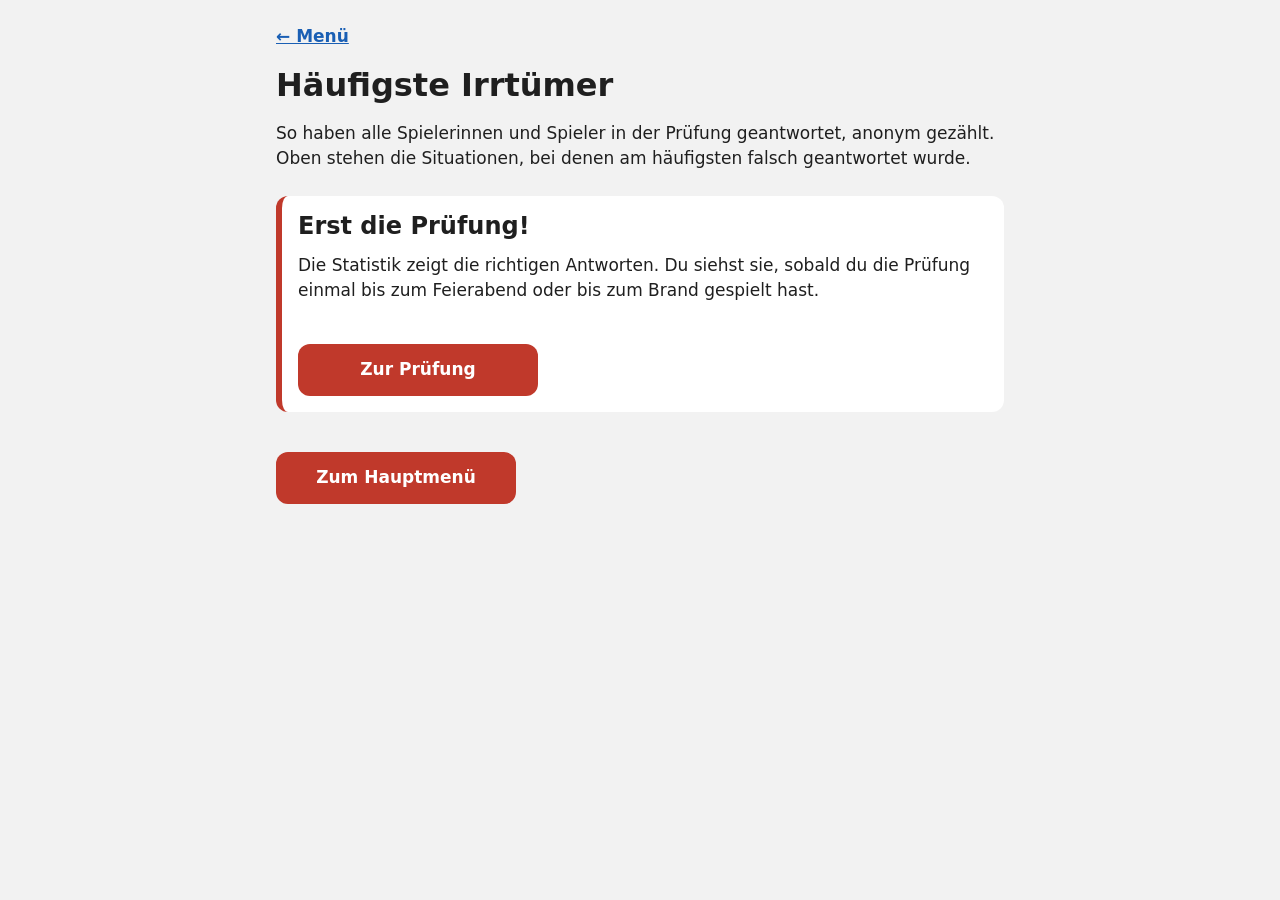
<file: statistik.html>
<!DOCTYPE html>
<html lang="de">
<head>
  <meta charset="utf-8">
  <meta name="viewport" content="width=device-width, initial-scale=1">
  <title>Häufigste Irrtümer – Lass nichts anbrennen</title>
  <link rel="icon" href="data:,">
  <link rel="stylesheet" href="style.css">
</head>
<body class="info-seite">
  <main>
    <a class="zurueck-link" href="index.html">← Menü</a>

    <!-- Erscheint nur, wenn in szenen.js ein Tippfehler ist -->
    <div id="fehler" class="fehler" role="alert" hidden></div>

    <h1 id="stat-titel" tabindex="-1"></h1>
    <p id="stat-einleitung" class="untertitel"></p>

    <!-- Solange die Prüfung noch nicht gespielt wurde (die Seite zeigt die Lösungen) -->
    <div id="gesperrt" class="kasten gesperrt" hidden>
      <h2>Erst die Prüfung!</h2>
      <p>Die Statistik zeigt die richtigen Antworten. Du siehst sie, sobald du die Prüfung einmal bis zum Feierabend oder bis zum Brand gespielt hast.</p>
      <a class="haupt-button" href="index.html">Zur Prüfung</a>
    </div>

    <p id="stat-meldung" class="ende-punkte" hidden></p>
    <!-- Hier baut statistik.js einen Kasten pro Szene, sortiert nach Fehlerquote -->
    <div id="stat-liste" class="stat-liste"></div>

    <a class="haupt-button" href="index.html">Zum Hauptmenü</a>
  </main>

  <script src="pruefung.js"></script>
  <script src="szenen.js"></script>
  <script src="gemeinsam.js"></script>
  <script src="statistik.js"></script>
  <script>
    // szenen.js prüfen, dann die Statistik zeigen (statistik.js)
    const gefundeneFehler = pruefeSzenenDatei();
    if (gefundeneFehler.length > 0) {
      zeigeFehler(gefundeneFehler);
    } else {
      initialisiereStatistik();
    }
  </script>
</body>
</html>
</file>
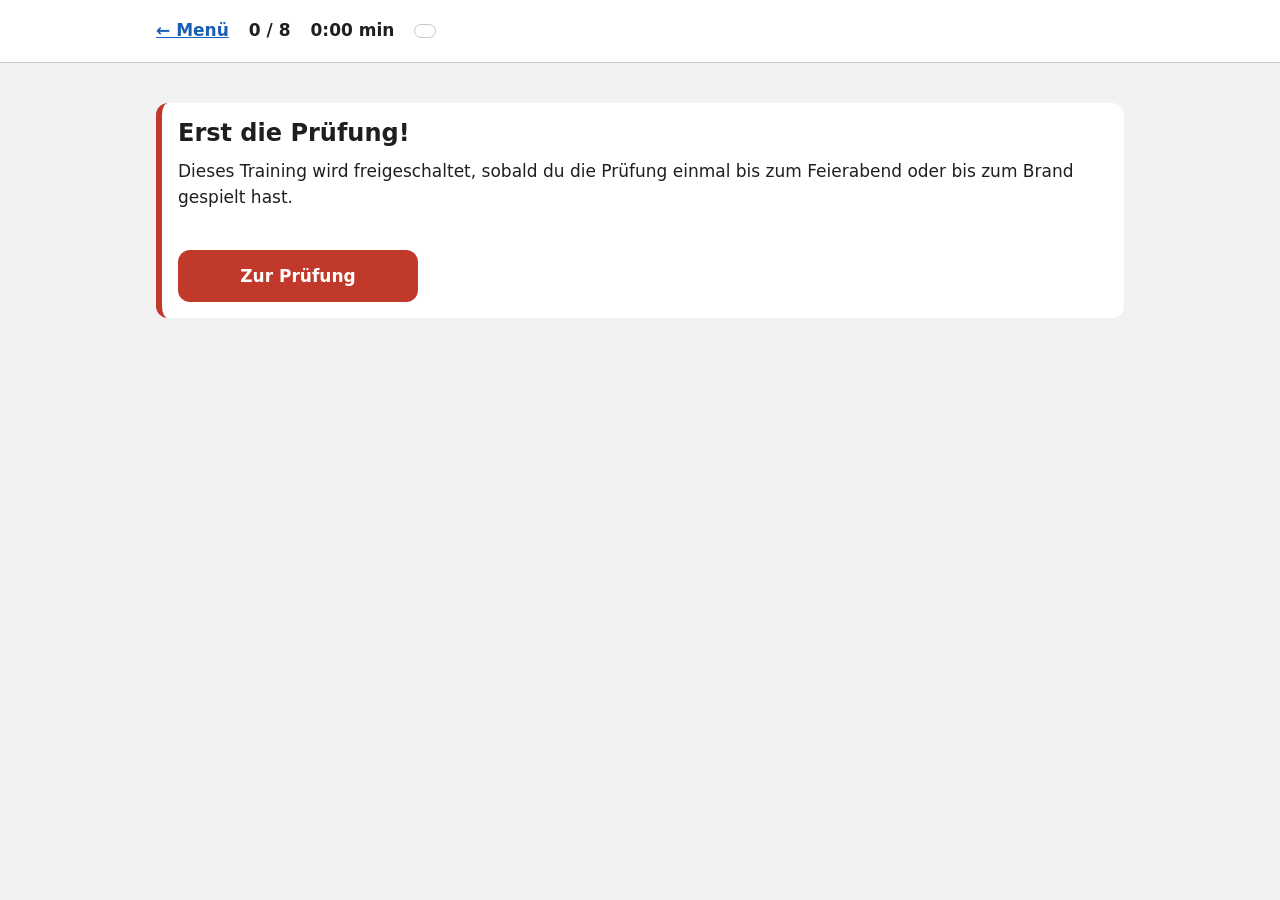
<file: suchbild.html>
<!DOCTYPE html>
<html lang="de">
<head>
  <meta charset="utf-8">
  <meta name="viewport" content="width=device-width, initial-scale=1">
  <title>Finde die Mängel – Lass nichts anbrennen</title>
  <link rel="icon" href="data:,">
  <link rel="stylesheet" href="style.css">
</head>
<body class="suchbild-seite">

  <!-- Statusleiste: Zurück, gefundene Mängel, Zeit, Ton -->
  <header class="statusleiste">
    <div class="statusleiste-innen">
      <a class="zurueck-link" href="index.html">← Menü</a>
      <div><span id="text-gefunden"></span> <strong id="gefunden-anzeige">0 / 8</strong></div>
      <div><span id="text-zeit"></span> <strong id="zeit-gesamt" class="hitze-zahl">0:00 min</strong></div>
      <button id="ton-button" class="ton-button" type="button"></button>
    </div>
  </header>

  <main>
    <!-- Erscheint nur, wenn in szenen.js ein Tippfehler ist -->
    <div id="fehler" class="fehler" role="alert" hidden></div>

    <!-- Solange die Prüfung noch nicht gespielt wurde -->
    <div id="gesperrt" class="kasten gesperrt" hidden>
      <h2>Erst die Prüfung!</h2>
      <p>Dieses Training wird freigeschaltet, sobald du die Prüfung einmal bis zum Feierabend oder bis zum Brand gespielt hast.</p>
      <a class="haupt-button" href="index.html">Zur Prüfung</a>
    </div>

    <!-- ===== 1. START ===== -->
    <section id="sb-start" class="bildschirm" hidden>
      <h1 id="sb-titel" tabindex="-1"></h1>
      <p id="sb-anleitung"></p>
      <p id="sb-rekord" class="ende-punkte"></p>
      <button id="sb-start-button" class="haupt-button" type="button"></button>
    </section>

    <!-- ===== 2. SUCHEN ===== -->
    <section id="sb-spiel" class="bildschirm sb-spiel" hidden>
      <h2 id="sb-spiel-titel" class="sr-nur" tabindex="-1"></h2>
      <!-- Hier setzt suchbild.js die Zeichnung aus suchbild-zeichnung.js ein -->
      <p id="sb-wischen" class="nur-handy bestenliste-hinweis"></p>
      <div id="suchbild" class="suchbild"></div>
      <button id="tipp-button" class="link-button" type="button"></button>
      <!-- Erklärung zum zuletzt gefundenen Mangel -->
      <div id="sb-meldung" class="kasten sb-meldung" aria-live="polite" hidden>
        <h3 id="sb-meldung-titel"></h3>
        <p id="sb-meldung-text"></p>
      </div>
      <ol id="sb-liste" class="sb-liste"></ol>
    </section>

    <!-- ===== 3. GESCHAFFT ===== -->
    <section id="sb-ende" class="bildschirm" hidden>
      <h2 id="sb-ende-titel" tabindex="-1"></h2>
      <p id="sb-ende-zeit" class="ende-titel"></p>
      <p id="sb-ende-rekord" class="ende-punkte"></p>
      <button id="sb-nochmal" class="haupt-button" type="button"></button>
      <a class="info-link" href="index.html">← Zum Hauptmenü</a>
    </section>
  </main>

  <!-- Reihenfolge: Prüfung, Texte, Hilfsfunktionen, Töne, Zeichnung, Spiel -->
  <script src="pruefung.js"></script>
  <script src="szenen.js"></script>
  <script src="gemeinsam.js"></script>
  <script src="ton.js"></script>
  <script src="suchbild-zeichnung.js"></script>
  <script src="suchbild.js"></script>
</body>
</html>
</file>
<file: style.css>
/* =====================================================================
   style.css  –  DAS AUSSEHEN
   =====================================================================
   Ganz oben stehen alle Farben und die Schrift als „Variablen“.
   Ändert ihr dort eine Farbe, ändert sie sich im ganzen Spiel.
   Farben werden als Hex-Code geschrieben: # und sechs Zeichen.
   ===================================================================== */

:root {
  /* ----- Grundfarben (Platzhalter – sucht euch eigene aus) ----- */
  --hintergrund:        #f2f2f2;   /* Seitenhintergrund */
  --flaeche:            #ffffff;   /* Kästen, Statusleiste, Antwort-Buttons */
  --text:               #1f1f1f;
  --text-leise:         #5c5c5c;   /* Uhrzeit, Credits */
  --rand:               #c8c8c8;
  --akzent:             #c0392b;   /* große Buttons, Endtitel */
  --akzent-text:        #ffffff;   /* Schrift auf den großen Buttons */
  --fokus:              #1a5fb4;   /* Rahmen bei Bedienung mit Tastatur */
  --link:               #1a5fb4;   /* Links, z. B. zur Info-Seite */

  /* ----- Branddreieck auf der Info-Seite ----- */
  --dreieck-sauerstoff:  #1a5fb4;
  --dreieck-zuendquelle: #c0392b;
  --dreieck-stoff:       #7a5230;

  /* ----- Feedback-Überschriften ----- */
  --farbe-richtig:        #1e7d32;
  --farbe-plausibel:      #b35c00;
  --farbe-offensichtlich: #b3261e;

  /* ----- Hitze-Balken: Farbverlauf von kalt nach heiß ----- */
  --hitze-kalt:         #f5c400;
  --hitze-heiss:        #d62400;
  --balken-leer:        #dcdcdc;

  /* ----- Brand-Bildschirm ----- */
  --brand-hintergrund:  #2b0b06;
  --brand-text:         #fff3e0;
  --brand-glut:         rgba(255, 120, 0, 0.55);
  --brand-titel:        #ffb74d;   /* „Dein Titel: Brandbeschleuniger“ */

  /* ----- Countdown und Bestenliste ----- */
  --zeit-farbe:         #1a5fb4;
  --eigener-platz:      #fff3c4;   /* Hintergrund der eigenen Zeile in der Bestenliste */

  /* ----- Fehlendes Foto ----- */
  --platzhalter:        #c4c4c4;

  /* ----- Schrift und Form ----- */
  /* Nur Schriften, die schon auf dem Gerät sind – nichts aus dem Internet */
  --schrift: system-ui, -apple-system, "Segoe UI", Roboto, Arial, sans-serif;
  --ecken: 12px;
}


/* =====================================================================
   GRUNDLAGEN
   ===================================================================== */

* {
  box-sizing: border-box;   /* Breite inklusive Innenabstand rechnen */
}

[hidden] {
  display: none !important; /* Versteckt ist versteckt – immer */
}

body {
  margin: 0;
  background: var(--hintergrund);
  color: var(--text);
  font-family: var(--schrift);
  font-size: 1.0625rem;
  line-height: 1.5;
}

main {
  max-width: 1000px;
  margin: 0 auto;
  padding: 16px 16px 40px;
}

h1, h2, h3 {
  line-height: 1.2;
}

h1 {
  font-size: 2rem;
  margin: 8px 0 4px;
}

h2 {
  font-size: 1.5rem;
  margin: 4px 0 12px;
}

h3 {
  font-size: 0.85rem;
  text-transform: uppercase;
  letter-spacing: 0.05em;
  color: var(--text-leise);
  margin: 0 0 6px;
}

/* Überschriften bekommen beim Bildschirmwechsel den Fokus (für Screenreader),
   sollen dabei aber keinen Rahmen zeigen */
h1:focus,
h2:focus {
  outline: none;
}

/* Sichtbarer Rahmen, wenn man mit der Tastatur (Tab-Taste) bedient */
:focus-visible {
  outline: 3px solid var(--fokus);
  outline-offset: 2px;
}

.bildschirm {
  max-width: 640px;
  margin: 0 auto;
}


/* =====================================================================
   STATUSLEISTE MIT PUNKTEN UND HITZE-BALKEN
   ===================================================================== */

.statusleiste {
  position: sticky;   /* bleibt beim Scrollen oben stehen */
  top: 0;
  z-index: 10;
  background: var(--flaeche);
  border-bottom: 1px solid var(--rand);
}

.statusleiste-innen {
  max-width: 1000px;
  margin: 0 auto;
  padding: 10px 16px;
  display: flex;
  align-items: center;
  gap: 20px;
}

.punkte strong,
.hitze-zahl {
  font-variant-numeric: tabular-nums;   /* Ziffern gleich breit, nichts wackelt */
}

.hitze {
  flex: 1;   /* nimmt den restlichen Platz ein */
  display: flex;
  align-items: center;
  gap: 8px;
}

.hitze-balken {
  position: relative;
  flex: 1;
  height: 14px;
  border-radius: 7px;
  overflow: hidden;
  background: var(--balken-leer);
}

.hitze-fuellung {
  position: absolute;
  inset: 0;
  background: linear-gradient(to right, var(--hitze-kalt), var(--hitze-heiss));
  clip-path: inset(0 100% 0 0);         /* Start: alles abgeschnitten = 0 % */
  transition: clip-path 0.6s ease;      /* weiche Bewegung, wenn sich die Hitze ändert */
}

.hitze-zahl {
  min-width: 3.2em;
  text-align: right;
}

/* Knopf „Ton aus“ in der Statusleiste */
.ton-button {
  padding: 6px 10px;
  font-size: 0.85rem;
  white-space: nowrap;
  color: var(--text);
  background: var(--flaeche);
  border: 1px solid var(--rand);
  border-radius: 999px;
}


/* =====================================================================
   FOTOS UND PLATZHALTER
   ===================================================================== */

.foto {
  position: relative;
  aspect-ratio: 4 / 3;   /* Querformat 4:3, egal wie groß der Bildschirm ist */
  margin: 0 0 16px;
  border-radius: var(--ecken);
  overflow: hidden;
  background: var(--platzhalter);
  display: flex;
  align-items: center;
  justify-content: center;
}

.foto img {
  position: absolute;
  inset: 0;
  width: 100%;
  height: 100%;
  object-fit: cover;   /* füllt den Rahmen, Überstehendes wird abgeschnitten */
}

.platzhalter-text {
  display: none;
  padding: 16px;
  text-align: center;
  font-weight: 600;
}

/* Foto fehlt: Bild ausblenden, Platzhalter-Text zeigen */
.foto.fehlt img {
  display: none;
}

.foto.fehlt .platzhalter-text {
  display: block;
}


/* =====================================================================
   SZENE
   ===================================================================== */

.kleingedruckt {
  margin: 0;
  font-size: 0.9rem;
  font-weight: 600;
  color: var(--text-leise);
}

.antworten {
  display: flex;
  flex-direction: column;
  gap: 12px;
  margin-top: 12px;
}

/* Countdown: Balken schrumpft von voll nach leer */
.zeit {
  display: flex;
  align-items: center;
  gap: 10px;
  margin-top: 16px;
}

.zeit-balken {
  flex: 1;
  height: 8px;
  border-radius: 4px;
  overflow: hidden;
  background: var(--balken-leer);
}

.zeit-fuellung {
  height: 100%;
  width: 100%;
  background: var(--zeit-farbe);
  transition: width 0.2s linear;
}

.zeit-zahl {
  min-width: 3em;
  text-align: right;
  font-weight: 700;
  font-variant-numeric: tabular-nums;
}

/* Die letzten 5 Sekunden: rot */
.zeit.knapp .zeit-fuellung {
  background: var(--farbe-offensichtlich);
}
.zeit.knapp .zeit-zahl {
  color: var(--farbe-offensichtlich);
}


/* =====================================================================
   BUTTONS
   ===================================================================== */

button {
  font: inherit;
  cursor: pointer;
}

.antwort {
  min-height: 52px;   /* groß genug für Finger auf dem Handy */
  padding: 12px 16px;
  text-align: left;
  color: var(--text);
  background: var(--flaeche);
  border: 2px solid var(--rand);
  border-radius: var(--ecken);
}

.haupt-button {
  display: block;
  width: 100%;
  min-height: 52px;
  margin-top: 24px;
  padding: 12px 24px;
  font-weight: 700;
  color: var(--akzent-text);
  background: var(--akzent);
  border: none;
  border-radius: var(--ecken);
}

/* Hover-Effekt nur bei Geräten mit Maus (auf dem Handy würde er „hängen bleiben“) */
@media (hover: hover) {
  .antwort:hover {
    border-color: var(--akzent);
  }
  .haupt-button:hover {
    filter: brightness(1.1);
  }
}


/* =====================================================================
   FEEDBACK
   ===================================================================== */

#feedback-ueberschrift {
  font-size: 2rem;
}

/* Farbe der Überschrift je nach Antwortart (spiel.js setzt data-art) */
#feedback[data-art="richtig"] #feedback-ueberschrift        { color: var(--farbe-richtig); }
#feedback[data-art="plausibel"] #feedback-ueberschrift      { color: var(--farbe-plausibel); }
#feedback[data-art="offensichtlich"] #feedback-ueberschrift { color: var(--farbe-offensichtlich); }
#feedback[data-art="zuSpaet"] #feedback-ueberschrift        { color: var(--farbe-plausibel); }

.reaktion {
  font-size: 1.15rem;
}

.ergebnis {
  font-weight: 700;
}

.kasten {
  margin-top: 16px;
  padding: 16px;
  background: var(--flaeche);
  border-radius: var(--ecken);
}

.kasten p {
  margin: 0;
}


/* =====================================================================
   BRAND BRICHT AUS (bei 100 % Hitze)
   Schritt 1: Der ganze Bildschirm geht in Flammen auf.
   Schritt 2: Der Feedback-Bildschirm wird dunkel und glüht.
   Alles nur mit CSS gezeichnet – keine fremden Grafiken.
   ===================================================================== */

/* ----- Schritt 1: Feuer über den ganzen Bildschirm ----- */

/* Die Feuer-Ebene liegt über allem (position: fixed), ist aber normalerweise unsichtbar */
.feuer {
  --g: min(26vw, 22vh);   /* Grundgröße einer Flamme, passt sich dem Bildschirm an */
  position: fixed;
  inset: 0;
  z-index: 100;
  overflow: hidden;
  visibility: hidden;
  pointer-events: none;
}

/* Rote Glut hinter den Flammen: färbt den ganzen Bildschirm langsam ein,
   damit auch zwischen den Flammen nichts Unverbranntes mehr zu sehen ist */
.feuer::before {
  content: "";
  position: absolute;
  inset: 0;
  background: linear-gradient(to top, rgba(255, 110, 0, 0.95), rgba(140, 25, 0, 0.9));
  opacity: 0;
}

/* Eine Wand aus Glut: unten hellgelb, oben orange, an der Oberkante weich auslaufend.
   Sie wartet unterhalb des Bildschirms (translateY 150 %). */
.feuer-wand {
  position: absolute;
  left: 0;
  right: 0;
  top: 0;
  height: 100%;
  background: linear-gradient(to top, #fff3a0 0%, #ffc21a 25%, #ff9500 60%, #ff7a00 92%, rgba(255, 122, 0, 0) 100%);
  transform: translateY(150%);
}

/* Die Flammen an der Oberkante der Wand: unten orange, Spitzen rot.
   Jede Flamme ist ein Quadrat mit drei runden und einer spitzen Ecke.
   Um 45° gedreht zeigt die spitze Ecke nach oben: fertig ist die Flamme.
   scale(0.8, 1.8) macht sie schmaler und fast doppelt so hoch.
   --groesse ist die Kantenlänge des Quadrats. */
.feuer-wand span {
  --groesse: var(--g);
  position: absolute;
  bottom: calc(100% + var(--groesse) * 0.37);   /* Fuß der Flamme taucht in die Wand ein */
  width: var(--groesse);
  aspect-ratio: 1;
  border-radius: 50% 0 50% 50%;
  background: radial-gradient(circle at 30% 70%, #ff9500 0 30%, #ff6a00 55%, #e62e00 75%, #b31a00);
  transform: scale(0.8, 1.8) rotate(-45deg);
  filter: blur(3px);         /* weiche Ränder wirken mehr wie Feuer */
  animation: lodern 0.45s ease-in-out infinite alternate;
}

/* Jede zweite Flamme ist kleiner, heller und flackert schneller */
.feuer-wand span:nth-child(even) {
  --groesse: calc(var(--g) * 0.77);
  background: radial-gradient(circle at 30% 70%, #ffb000 0 22%, #ff8a00 48%, #ff3d00 75%, #c41d00);
  animation-duration: 0.38s;
}

/* Neun Flammen nebeneinander, leicht versetzt */
.feuer-wand span:nth-child(1) { left: -8%; animation-delay: -0.10s; }
.feuer-wand span:nth-child(2) { left: 4%;  animation-delay: -0.30s; }
.feuer-wand span:nth-child(3) { left: 16%; animation-delay: -0.20s; }
.feuer-wand span:nth-child(4) { left: 28%; animation-delay: -0.40s; }
.feuer-wand span:nth-child(5) { left: 40%; animation-delay: -0.15s; }
.feuer-wand span:nth-child(6) { left: 52%; animation-delay: -0.35s; }
.feuer-wand span:nth-child(7) { left: 64%; animation-delay: -0.25s; }
.feuer-wand span:nth-child(8) { left: 76%; animation-delay: -0.05s; }
.feuer-wand span:nth-child(9) { left: 86%; animation-delay: -0.32s; }

/* spiel.js gibt der ganzen Seite (body) die Klasse „brennt“.
   Dann startet alles gleichzeitig: */
body.brennt .feuer {
  visibility: visible;                                   /* Feuer einblenden */
}
body.brennt .feuer::before {
  animation: glut-kommt 2.2s ease-in forwards;           /* Bildschirm glüht auf */
}
body.brennt .feuer-wand {
  animation: feuer-steigt 2.2s ease-in forwards;         /* Feuer steigt hoch */
}
body.brennt .statusleiste {
  animation: verkohlen 2.2s ease-in forwards;            /* alles wird schwarz … */
}
body.brennt main {
  animation: verkohlen 2.2s ease-in forwards,
             wackeln 0.12s linear infinite;              /* … und zittert */
}

@keyframes glut-kommt {
  to { opacity: 1; }
}

/* Die Wand steigt so weit, dass die Flammenspitzen genau den oberen Rand
   erreichen: Darunter steht alles in Flammen, die Spitzen bleiben sichtbar. */
@keyframes feuer-steigt {
  from { transform: translateY(150%); }
  to   { transform: translateY(calc(var(--g) * 2)); }
}

@keyframes lodern {
  from { transform: scale(0.8, 1.8) rotate(-45deg) scale(0.92); }
  to   { transform: scale(0.8, 1.95) rotate(-45deg) scale(1.08); }
}

@keyframes verkohlen {
  to { filter: brightness(0.3) sepia(1) saturate(3); }
}

@keyframes wackeln {
  0%, 100% { transform: translate(0, 0); }
  25%      { transform: translate(-3px, 2px); }
  75%      { transform: translate(3px, -2px); }
}

/* Gesperrte Antworten, während es brennt */
.antwort:disabled {
  cursor: default;
  opacity: 0.6;
}


/* ----- Schritt 2: Feedback wird zu „Brand bricht aus!“ ----- */

#feedback.brennt {
  position: relative;
  overflow: hidden;
  padding: 32px 20px;
  color: var(--brand-text);
  background: var(--brand-hintergrund);
  border-radius: var(--ecken);
  animation: glut-erlischt 1s ease-out;   /* startet orange, wird dunkel */
}

@keyframes glut-erlischt {
  from { background-color: #ff6a00; }
}

#feedback.brennt #feedback-ueberschrift {
  font-size: 2.2rem;
  text-transform: uppercase;
  color: var(--brand-text);
}

.brandtitel {
  margin-top: 0;
  font-size: 1.5rem;
  font-weight: 800;
  color: var(--brand-titel);
}

.brandtext {
  font-size: 1.1rem;
}

/* Die weißen Kästen behalten dunkle Schrift */
#feedback.brennt .kasten {
  color: var(--text);
}

#feedback.brennt .haupt-button {
  color: var(--brand-hintergrund);
  background: var(--brand-text);
}

/* Glut von unten – nur sichtbar, wenn es brennt */
.flammen {
  position: absolute;
  left: 0;
  right: 0;
  bottom: 0;
  height: 70%;
  background: radial-gradient(ellipse at 50% 100%, var(--brand-glut), transparent 70%);
  transform-origin: bottom;
  animation: flackern 0.8s ease-in-out infinite alternate;
  pointer-events: none;
}

#feedback:not(.brennt) .flammen {
  display: none;
}

/* Text, Kästen und Button liegen über der Glut */
#feedback.brennt > *:not(.flammen) {
  position: relative;
}

@keyframes flackern {
  from { opacity: 0.6; transform: scaleY(0.9); }
  to   { opacity: 1;   transform: scaleY(1.1); }
}


/* =====================================================================
   ENDBILDSCHIRM
   ===================================================================== */

.ende-punkte {
  font-size: 1.25rem;
  margin-bottom: 0;
}

.ende-titel {
  margin-top: 4px;
  font-size: 2.2rem;
  font-weight: 800;
  line-height: 1.2;
  color: var(--akzent);
}

/* ----- Bestenliste ----- */

.bestenliste-bereich {
  margin-top: 28px;
}

.eintragen label {
  display: block;
  margin-bottom: 8px;
  font-weight: 700;
}

.eintragen-zeile {
  display: flex;
  gap: 8px;
}

.eintragen input {
  flex: 1;
  min-width: 0;          /* darf auf schmalen Handys schrumpfen */
  min-height: 48px;
  padding: 10px 14px;
  font: inherit;
  color: var(--text);
  background: var(--flaeche);
  border: 2px solid var(--rand);
  border-radius: var(--ecken);
}

.eintragen button {
  min-height: 48px;
  padding: 10px 18px;
  font-weight: 700;
  color: var(--akzent-text);
  background: var(--akzent);
  border: none;
  border-radius: var(--ecken);
}

.eintragen button:disabled {
  opacity: 0.6;
  cursor: default;
}

.bestenliste-hinweis {
  font-size: 0.85rem;
  color: var(--text-leise);
}

.eintragen-status {
  font-weight: 700;
}

.bestenliste-bereich h3 {
  margin-top: 24px;
}

.bestenliste td,
.bestenliste th {
  padding: 8px 10px;
}

.bestenliste td:nth-child(3),
.bestenliste td:nth-child(4),
.bestenliste th:nth-child(3),
.bestenliste th:nth-child(4) {
  text-align: right;
  font-variant-numeric: tabular-nums;
}

.bestenliste td:nth-child(2) {
  word-break: break-word;   /* lange Namen umbrechen statt die Tabelle zu sprengen */
}

.bestenliste tr.eigener-platz td {
  font-weight: 800;
  background: var(--eigener-platz);
}

.credits {
  margin-top: 40px;
  padding-top: 16px;
  font-size: 0.9rem;
  color: var(--text-leise);
  border-top: 1px solid var(--rand);
}

.credits ul {
  margin: 0;
  padding: 0;
  list-style: none;
}


/* =====================================================================
   INFO-SEITE (info.html) und Links dorthin
   ===================================================================== */

/* Link „Wissen zum Brandschutz“ unter den großen Buttons im Spiel */
.info-link {
  display: inline-block;
  margin-top: 16px;
  padding: 8px 0;      /* größere Fläche zum Antippen */
  font-weight: 600;
  color: var(--link);
}

.info-seite main {
  max-width: 760px;
}

.zurueck-link {
  display: inline-block;
  padding: 8px 0;
  font-weight: 600;
  color: var(--link);
}

/* Inhaltsverzeichnis als kleine „Pillen“ zum Antippen */
.inhalt {
  display: flex;
  flex-wrap: wrap;
  gap: 8px;
  margin: 16px 0 8px;
}

.inhalt a {
  padding: 6px 14px;
  color: var(--text);
  text-decoration: none;
  background: var(--flaeche);
  border: 1px solid var(--rand);
  border-radius: 999px;
}

.info-abschnitt {
  margin-top: 48px;
  scroll-margin-top: 16px;   /* beim Springen nicht direkt am Rand kleben */
}

.info-abschnitt h2 {
  padding-bottom: 6px;
  border-bottom: 3px solid var(--akzent);
}

.zwischen-ueberschrift {
  margin-top: 28px;
  font-size: 1rem;
  color: var(--text);
}

.quelle,
.hinweis {
  font-size: 0.9rem;
  color: var(--text-leise);
}

/* Zahlen-Kacheln: so viele nebeneinander, wie hineinpassen */
.zahlen {
  display: grid;
  grid-template-columns: repeat(auto-fit, minmax(160px, 1fr));
  gap: 12px;
}

.zahl-kachel {
  padding: 16px;
  background: var(--flaeche);
  border-radius: var(--ecken);
}

.zahl-kachel strong {
  display: block;
  font-size: 1.6rem;
  line-height: 1.2;
  color: var(--akzent);
}

.zahl-kachel span {
  font-size: 0.95rem;
}

/* Mehrere Kästen nebeneinander, auf dem Handy untereinander */
.kaesten {
  display: grid;
  grid-template-columns: repeat(auto-fit, minmax(200px, 1fr));
  gap: 12px;
}

.kaesten .kasten {
  margin-top: 0;
}

.info-seite .kasten h3 {
  color: var(--text);
  font-size: 1rem;
  text-transform: none;
  letter-spacing: 0;
}

.notruf {
  margin-top: 24px;
  border-left: 6px solid var(--akzent);
}

.notruf ul {
  margin-bottom: 0;
}

.ernstfall-kaesten {
  margin-top: 12px;
}

.info-seite .kasten ul {
  margin: 0;
  padding-left: 20px;
}

.schritte li {
  margin-bottom: 8px;
}

/* Branddreieck: Grafik und Text nebeneinander (ab 700 px), sonst untereinander */
.zwei-spalten {
  display: grid;
  gap: 24px;
  align-items: center;
}

@media (min-width: 700px) {
  .zwei-spalten {
    grid-template-columns: 300px 1fr;
  }
}

.dreieck {
  width: 100%;
  max-width: 320px;
  margin: 0 auto;
  display: block;
}

.dreieck line {
  stroke-width: 14;
  stroke-linecap: round;
}

.dreieck text {
  font-family: var(--schrift);
  font-size: 19px;
  font-weight: 700;
  text-anchor: middle;
}

.seite-sauerstoff   { stroke: var(--dreieck-sauerstoff); }
.seite-zuendquelle  { stroke: var(--dreieck-zuendquelle); }
.seite-stoff        { stroke: var(--dreieck-stoff); }
.text-sauerstoff    { fill: var(--dreieck-sauerstoff); }
.text-zuendquelle   { fill: var(--dreieck-zuendquelle); }
.text-stoff         { fill: var(--dreieck-stoff); }

.dreieck .text-feuer {
  font-size: 30px;
  font-weight: 800;
  fill: var(--akzent);
}

/* Tabelle: auf schmalen Handys seitlich wischbar statt abgeschnitten */
.tabelle-rahmen {
  overflow-x: auto;
}

table {
  width: 100%;
  border-collapse: collapse;
  background: var(--flaeche);
  border-radius: var(--ecken);
  overflow: hidden;
}

th,
td {
  padding: 10px 12px;
  text-align: left;
  vertical-align: top;
  border-bottom: 1px solid var(--rand);
}

th {
  font-size: 0.9rem;
  color: var(--text-leise);
}

.info-seite td:first-child {
  font-size: 1.2rem;
  font-weight: 800;
  color: var(--akzent);
}

/* Aufklappbare Lösungen */
.szenen-liste {
  display: grid;
  gap: 10px;
}

.szenen-liste .kasten {
  margin-top: 0;
}

.szenen-liste summary {
  font-weight: 700;
  cursor: pointer;
  padding: 4px 0;
}

.szenen-liste details p {
  margin-top: 10px;
}

.material-liste li {
  margin-bottom: 8px;
}

.material-liste a,
.info-abschnitt p a {
  color: var(--link);
}

.quellen {
  font-size: 0.9rem;
  color: var(--text-leise);
}

/* Hinweis, solange die Info-Seite noch gesperrt ist */
.gesperrt {
  margin-top: 24px;
  border-left: 6px solid var(--akzent);
}

.gesperrt h2 {
  margin-top: 0;
  padding-bottom: 0;
  border-bottom: none;
}

/* Der große Button am Seitenende ist hier ein Link */
a.haupt-button {
  display: inline-flex;
  align-items: center;
  justify-content: center;
  margin-top: 40px;
  text-decoration: none;
}


/* =====================================================================
   HAUPTMENÜ (Startbildschirm)
   ===================================================================== */

.menue {
  margin-top: 40px;
}

.menue h2 {
  font-size: 1.25rem;
}

.menue-liste {
  display: grid;
  gap: 12px;
}

.menue-karte {
  display: flex;
  flex-direction: column;
  gap: 4px;
  padding: 16px;
  color: var(--text);
  text-decoration: none;
  background: var(--flaeche);
  border: 2px solid var(--rand);
  border-radius: var(--ecken);
}

.menue-karte strong {
  font-size: 1.1rem;
}

@media (hover: hover) {
  a.menue-karte:hover {
    border-color: var(--akzent);
  }
}

.menue-karte.gesperrt {
  opacity: 0.6;
  border-style: dashed;
}

.menue-rekord {
  font-size: 0.85rem;
  font-weight: 700;
  color: var(--text-leise);
}

/* Knopf, der wie ein Link aussieht (z. B. „Zum Hauptmenü“) */
.link-button {
  display: block;
  margin-top: 12px;
  padding: 8px 0;
  font-weight: 600;
  color: var(--link);
  text-decoration: underline;
  background: none;
  border: none;
}

/* Nur für Screenreader sichtbar (z. B. Überschrift über dem Suchbild) */
.sr-nur {
  position: absolute;
  width: 1px;
  height: 1px;
  margin: -1px;
  padding: 0;
  overflow: hidden;
  clip: rect(0 0 0 0);
  white-space: nowrap;
  border: 0;
}


/* =====================================================================
   SUCHBILD (suchbild.html)
   ===================================================================== */

.suchbild-seite #sb-spiel {
  max-width: 1000px;
}

.suchbild-seite .statusleiste-innen {
  flex-wrap: wrap;       /* auf schmalen Handys in zwei Zeilen */
  row-gap: 6px;
}

.suchbild svg {
  display: block;
  width: 100%;
  height: auto;
  border-radius: var(--ecken);
  cursor: crosshair;                    /* kein Hand-Zeiger, sonst verrät er die Mängel */
  touch-action: manipulation;           /* kein Zoomen bei schnellem Doppeltippen */
  user-select: none;
  -webkit-tap-highlight-color: transparent;
}

/* Jeder Mangel hat zwei Zustände. Am Anfang ist „kaputt“ zu sehen. */
.mangel .behoben,
.mangel .markierung {
  opacity: 0;
  transition: opacity 0.5s ease;
}

.mangel .kaputt {
  transition: opacity 0.6s ease, transform 0.6s ease;
}

/* Gefunden: „kaputt“ ausblenden, „behoben“ und grünen Kreis einblenden */
.mangel.gefunden .kaputt {
  opacity: 0;
}

.mangel.gefunden .behoben,
.mangel.gefunden .markierung {
  opacity: 1;
}

/* Die Kartons werden zur Seite weggeräumt */
.mangel[data-mangel="kartons"].gefunden .kaputt {
  transform: translateX(240px);
}

/* Tipp: der Kreis blinkt orange */
.mangel.tipp .markierung {
  opacity: 1;
  stroke: var(--farbe-plausibel);
  animation: tipp-blinken 0.5s steps(1) infinite;
}

@keyframes tipp-blinken {
  50% { opacity: 0.2; }
}

/* Rotes X bei einem Tipper daneben */
.fehlklick {
  fill: none;
  stroke: var(--farbe-offensichtlich);
  stroke-width: 9;
  stroke-linecap: round;
  animation: fehlklick 0.9s ease-out forwards;
}

@keyframes fehlklick {
  from { opacity: 1; }
  to   { opacity: 0; }
}

#tipp-button {
  margin-top: 8px;
}

/* Nur auf schmalen Bildschirmen sichtbar */
.nur-handy {
  display: none;
}

/* Handy: Das Bild wird breiter als der Bildschirm und lässt sich seitlich
   wischen. So sind die Mängel groß genug zum Erkennen und Antippen. */
@media (max-width: 699px) {
  .nur-handy {
    display: block;
    margin: 0 0 6px;
  }
  .suchbild {
    overflow-x: auto;
    border-radius: var(--ecken);
  }
  .suchbild svg {
    min-width: 680px;
    border-radius: 0;
  }
  .suchbild-seite .statusleiste-innen {
    gap: 10px;
    font-size: 0.88rem;
  }
  .suchbild-seite .ton-button {
    padding: 4px 8px;
  }
}

.sb-meldung {
  margin-top: 8px;
}

.sb-meldung p {
  margin: 0;
}

.sb-liste {
  margin: 12px 0 0;
  padding-left: 22px;
  font-size: 0.9rem;
  color: var(--text-leise);
}


/* =====================================================================
   FEUERLÖSCHER-TRAINING (feuerloescher.html)
   ===================================================================== */

.loescher-seite #fl-schritt2,
.loescher-seite #fl-schritt3 {
  max-width: 760px;
}

.fl-grundriss {
  display: block;
  width: 100%;
  height: auto;
  margin-top: 8px;
  background: var(--flaeche);
  border-radius: var(--ecken);
}

.fl-platz-knoepfe {
  display: grid;
  grid-template-columns: 1fr 1fr;
  gap: 12px;
  margin-top: 12px;
}

.fl-platz-knoepfe .antwort {
  text-align: center;
  font-weight: 700;
}

.fl-rueckmeldung {
  margin-top: 16px;
  border-left: 6px solid var(--rand);
}

.fl-rueckmeldung p {
  margin: 0;
}

.fl-rueckmeldung.gut {
  border-left-color: var(--farbe-richtig);
}

.fl-rueckmeldung.schlecht {
  border-left-color: var(--farbe-offensichtlich);
}

.fl-balken-zeile {
  display: flex;
  align-items: center;
  gap: 10px;
  margin: 6px 0;
}

.fl-balken-zeile span {
  min-width: 6.5em;
  font-size: 0.9rem;
  font-weight: 700;
}

.fl-balken {
  flex: 1;
  height: 12px;
  border-radius: 6px;
  overflow: hidden;
  background: var(--balken-leer);
}

.fl-fuellung {
  width: 100%;
  height: 100%;
}

.fl-fuellung.fl-feuer {
  background: linear-gradient(to right, var(--hitze-kalt), var(--hitze-heiss));
}

.fl-fuellung.fl-mittel {
  background: var(--zeit-farbe);
}

.fl-raum {
  display: block;
  width: 100%;
  height: auto;
  margin-top: 10px;
  border-radius: var(--ecken);
  cursor: crosshair;
  touch-action: none;                   /* Wischen soll zielen, nicht die Seite verschieben */
  user-select: none;
  -webkit-user-select: none;
  -webkit-tap-highlight-color: transparent;
}

#fl-ziel,
#fl-nebel,
#fl-pulverwolke {
  pointer-events: none;
}

.fl-tipp {
  min-height: 1.5em;
  font-weight: 700;
  color: var(--farbe-plausibel);
}

/* Flammen flackern, Rauch steigt auf */
.fl-flackern {
  transform-box: fill-box;
  transform-origin: 50% 100%;
  animation: fl-flackern 0.4s ease-in-out infinite alternate;
}

.fl-flackern.f2 { animation-delay: -0.2s; }
.fl-flackern.f3 { animation-delay: -0.3s; }

@keyframes fl-flackern {
  from { transform: scale(0.92, 0.86); }
  to   { transform: scale(1.06, 1.12); }
}

.fl-wolke {
  transform-box: fill-box;
  transform-origin: center;
  animation: fl-rauch 3s ease-out infinite;
}

.fl-wolke.w1 { animation-delay: -1s; }
.fl-wolke.w2 { animation-delay: -2s; }

@keyframes fl-rauch {
  0%   { transform: translateY(40px) scale(0.7); opacity: 0; }
  30%  { opacity: 0.7; }
  100% { transform: translateY(-120px) scale(1.5); opacity: 0; }
}


/* =====================================================================
   FLUCHTWEG-LAUF (fluchtweg.html)
   ===================================================================== */

.lauf-seite #lauf-spiel {
  max-width: 760px;
}

.lauf-seite .statusleiste-innen {
  flex-wrap: wrap;       /* auf schmalen Handys in zwei Zeilen */
  row-gap: 6px;
}

/* Was kommt auf welcher Bahn? Drei Spalten wie die drei Bahnen */
.lauf-vorschau {
  display: grid;
  grid-template-columns: 1fr 1fr 1fr;
  gap: 6px;
  margin-bottom: 8px;
}

.vorschau-bahn {
  min-height: 2.8em;
  padding: 6px 8px;
  font-size: 0.8rem;
  font-weight: 600;
  line-height: 1.25;
  text-align: center;
  color: var(--text);
  background: var(--flaeche);
  border: 2px solid var(--rand);
  border-radius: 8px;
}

/* Die Bahn, auf der man gerade läuft */
.vorschau-bahn.eigene {
  border-color: var(--zeit-farbe);
  box-shadow: inset 0 -4px 0 var(--zeit-farbe);
}

.lauf-feld {
  display: block;
  width: 100%;
  height: auto;
  aspect-ratio: 4 / 3;
  border-radius: var(--ecken);
  background: #e3ded3;
  touch-action: none;                   /* Wischen wechselt die Bahn, nicht die Seite */
  user-select: none;
  -webkit-user-select: none;
  -webkit-tap-highlight-color: transparent;
}

.lauf-meldung {
  min-height: 1.5em;
  margin: 8px 0;
  font-weight: 700;
}

.lauf-meldung.gut      { color: var(--farbe-richtig); }
.lauf-meldung.schlecht { color: var(--farbe-plausibel); }
.lauf-meldung.alarm    { color: var(--farbe-offensichtlich); }

.lauf-knoepfe {
  display: grid;
  grid-template-columns: 1fr 1.4fr 1fr;
  gap: 10px;
}

.lauf-knoepfe .antwort {
  text-align: center;
  font-weight: 700;
}

.lauf-knoepfe .haupt-button {
  width: 100%;
  min-width: 0;
  margin-top: 0;
}


/* =====================================================================
   FEHLER-STATISTIK (statistik.html)
   ===================================================================== */

.stat-liste {
  display: grid;
  gap: 16px;
}

.stat-szene h3 {
  margin-bottom: 2px;
}

.stat-quote {
  margin: 0 0 12px;
  font-size: 0.9rem;
  font-weight: 700;
  color: var(--farbe-offensichtlich);
}

/* Eine Antwort: Text oben, darunter Balken und Prozentzahl */
.stat-zeile {
  display: grid;
  grid-template-columns: 1fr auto;
  gap: 4px 10px;
  margin-top: 10px;
}

.stat-text {
  grid-column: 1 / -1;
  font-size: 0.95rem;
}

.stat-balken {
  height: 12px;
  margin-top: 4px;
  border-radius: 6px;
  overflow: hidden;
  background: var(--balken-leer);
}

.stat-fuellung {
  height: 100%;
  background: var(--farbe-plausibel);
}

.stat-zahl {
  min-width: 6.5em;
  text-align: right;
  font-size: 0.9rem;
  font-variant-numeric: tabular-nums;
}

.stat-zeile.richtig .stat-text {
  font-weight: 700;
  color: var(--farbe-richtig);
}

.stat-zeile.richtig .stat-fuellung {
  background: var(--farbe-richtig);
}

.stat-zeile.zeit .stat-fuellung {
  background: var(--text-leise);
}


/* =====================================================================
   FEHLERHINWEIS (bei Tippfehlern in szenen.js)
   ===================================================================== */

.fehler {
  padding: 16px 20px;
  color: #611a15;
  background: #fdecea;
  border: 2px solid #b3261e;
  border-radius: var(--ecken);
}

.fehler h2 {
  margin-top: 0;
}


/* =====================================================================
   HANDY (schmaler als 600 px)
   Das Bild wird flacher (16:9), damit alle drei Antworten ohne Scrollen
   zu sehen sind – unter Zeitdruck zählt jede Sekunde.
   Oben und unten wird dafür etwas mehr vom Bild abgeschnitten.
   ===================================================================== */

@media (max-width: 599px) {
  #szene .foto {
    aspect-ratio: 16 / 9;
    margin-bottom: 12px;
  }
  #szene h2 {
    margin-bottom: 8px;
  }
  #szene-situation {
    margin: 0;
  }
  .antworten {
    gap: 10px;
  }
  .antwort {
    padding: 10px 14px;
  }
  .statusleiste-innen {
    gap: 12px;
  }
}


/* =====================================================================
   GRÖSSERE BILDSCHIRME (PC, Tablet quer)
   Ab 600 px Breite: große Buttons nicht mehr über die ganze Breite.
   Ab 900 px Breite: Szene zweispaltig, Foto links, Text rechts.
   ===================================================================== */

@media (min-width: 600px) {
  .haupt-button {
    width: auto;
    min-width: 240px;
  }
}

@media (min-width: 900px) {
  #szene {
    max-width: none;
    display: grid;
    grid-template-columns: 1.15fr 1fr;
    gap: 32px;
    align-items: start;
  }
  #szene .foto {
    margin: 0;
  }
}


/* =====================================================================
   WENIGER BEWEGUNG
   Wer in seinem Gerät „Animationen reduzieren“ eingestellt hat,
   bekommt kein Flackern, kein Wackeln und keine Balken-Animation.
   Das Feuer steht dann sofort still über dem ganzen Bildschirm.
   ===================================================================== */

@media (prefers-reduced-motion: reduce) {
  .flammen,
  .feuer-wand span,
  #feedback.brennt {
    animation: none;
  }
  body.brennt .feuer-wand {
    animation: none;
    transform: translateY(calc(var(--g) * 2));
  }
  body.brennt .feuer::before {
    animation: none;
    opacity: 1;
  }
  body.brennt main,
  body.brennt .statusleiste {
    animation: none;
    filter: brightness(0.3) sepia(1) saturate(3);
  }
  .hitze-fuellung,
  .zeit-fuellung,
  .mangel .kaputt {
    transition: none;
  }
  .mangel.tipp .markierung,
  .fl-flackern,
  .fl-wolke {
    animation: none;
  }
}
</file>
